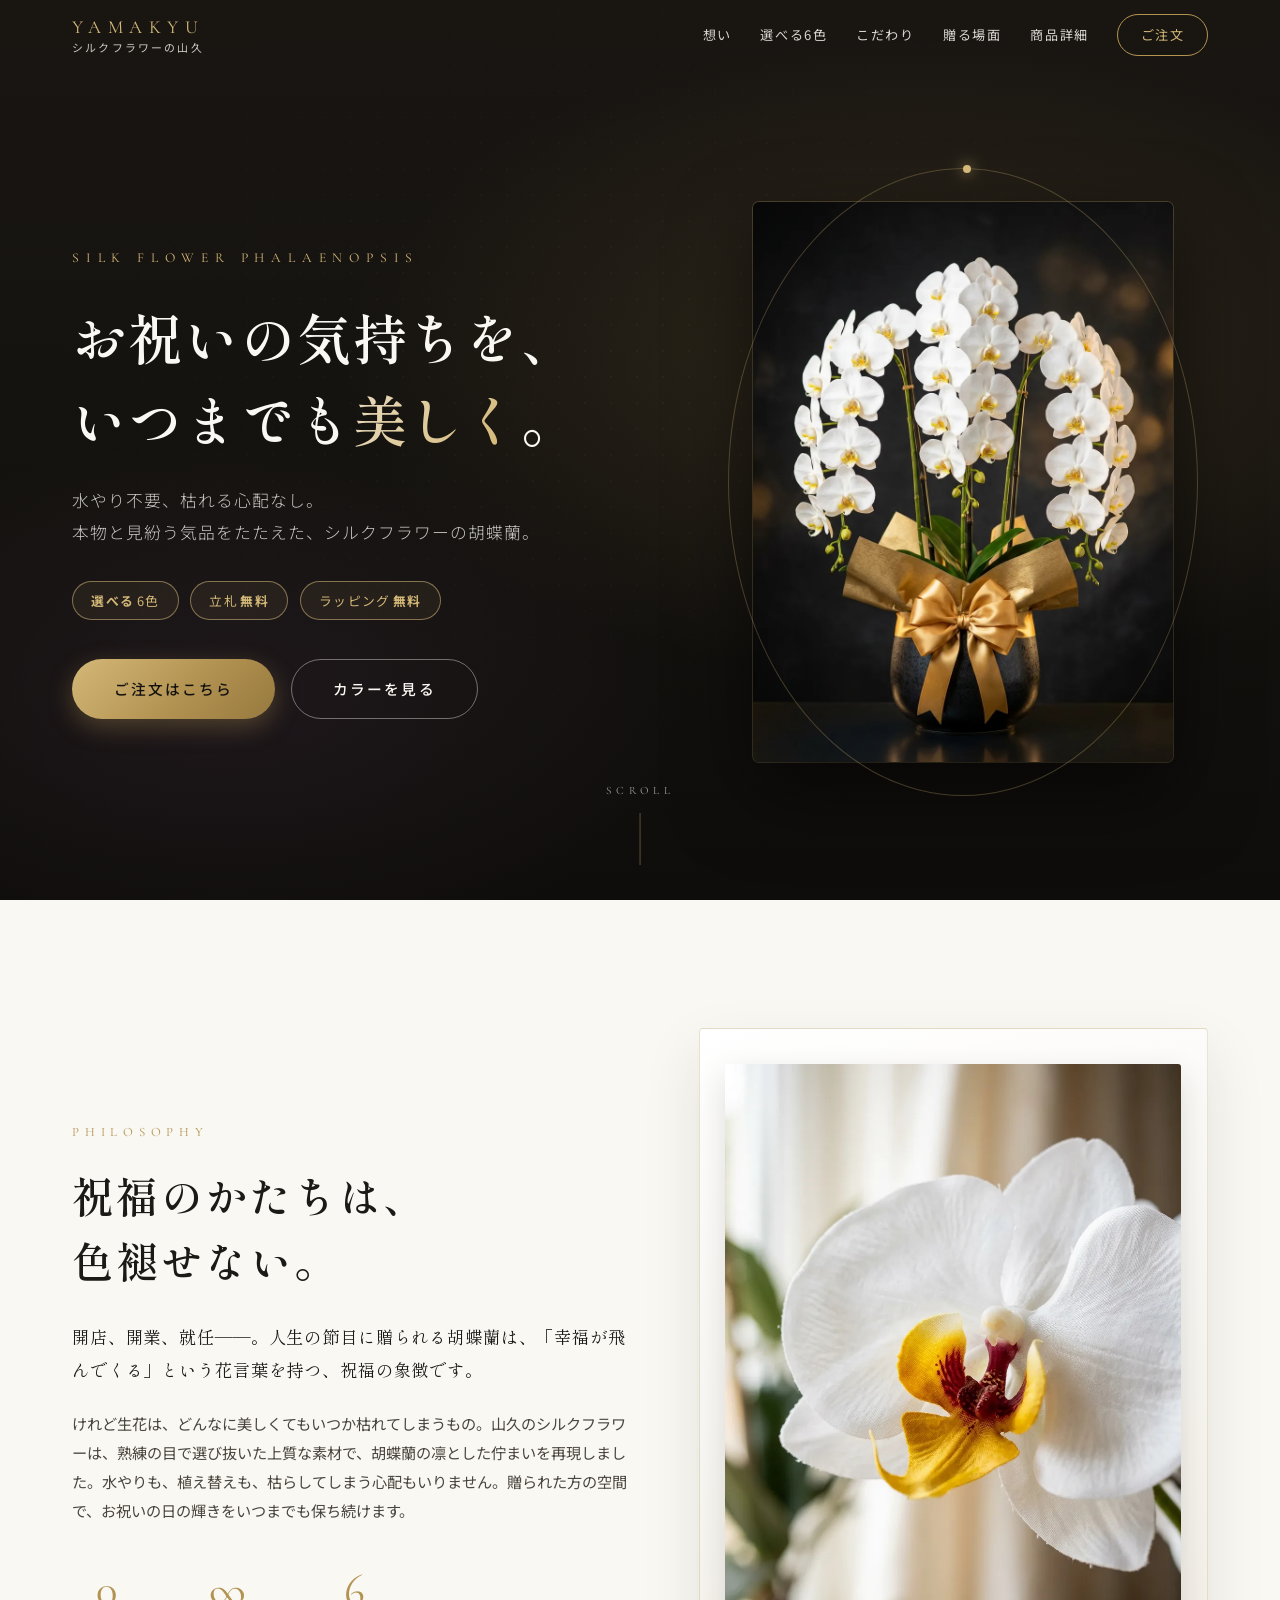
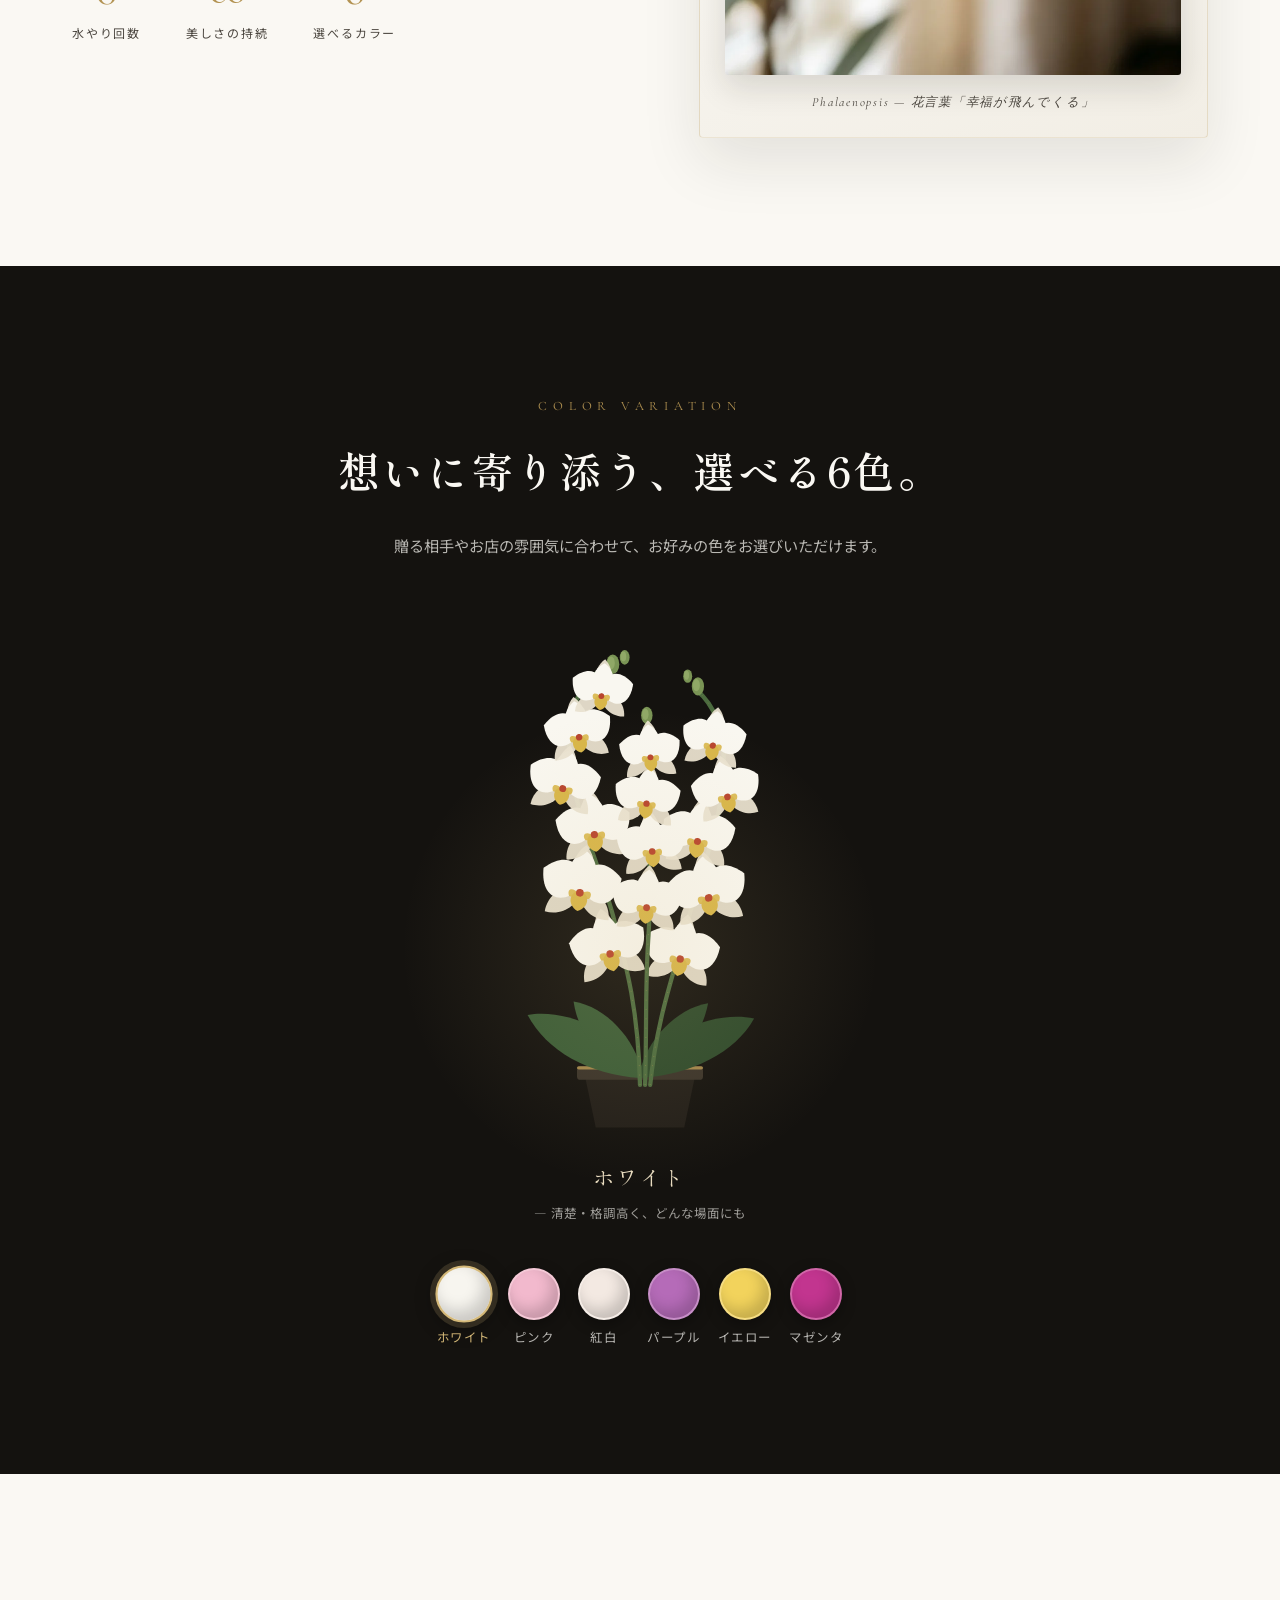
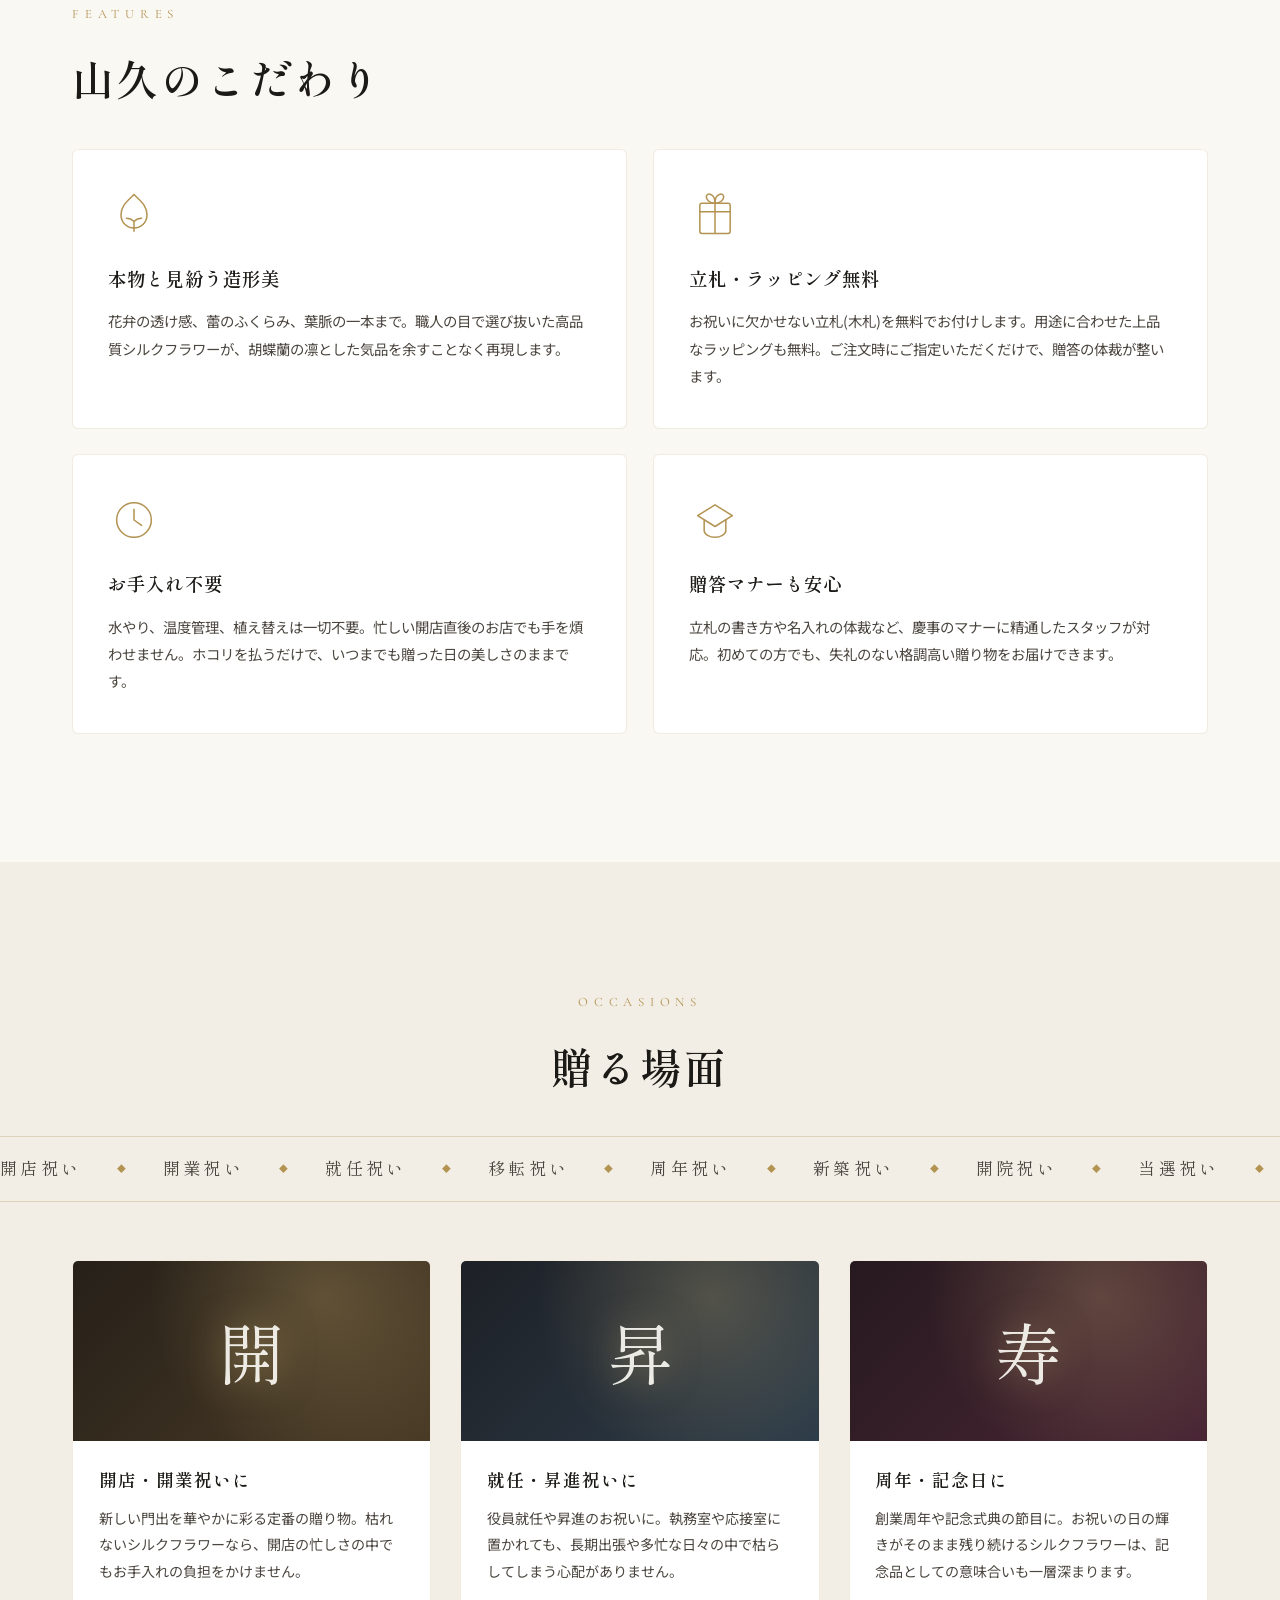
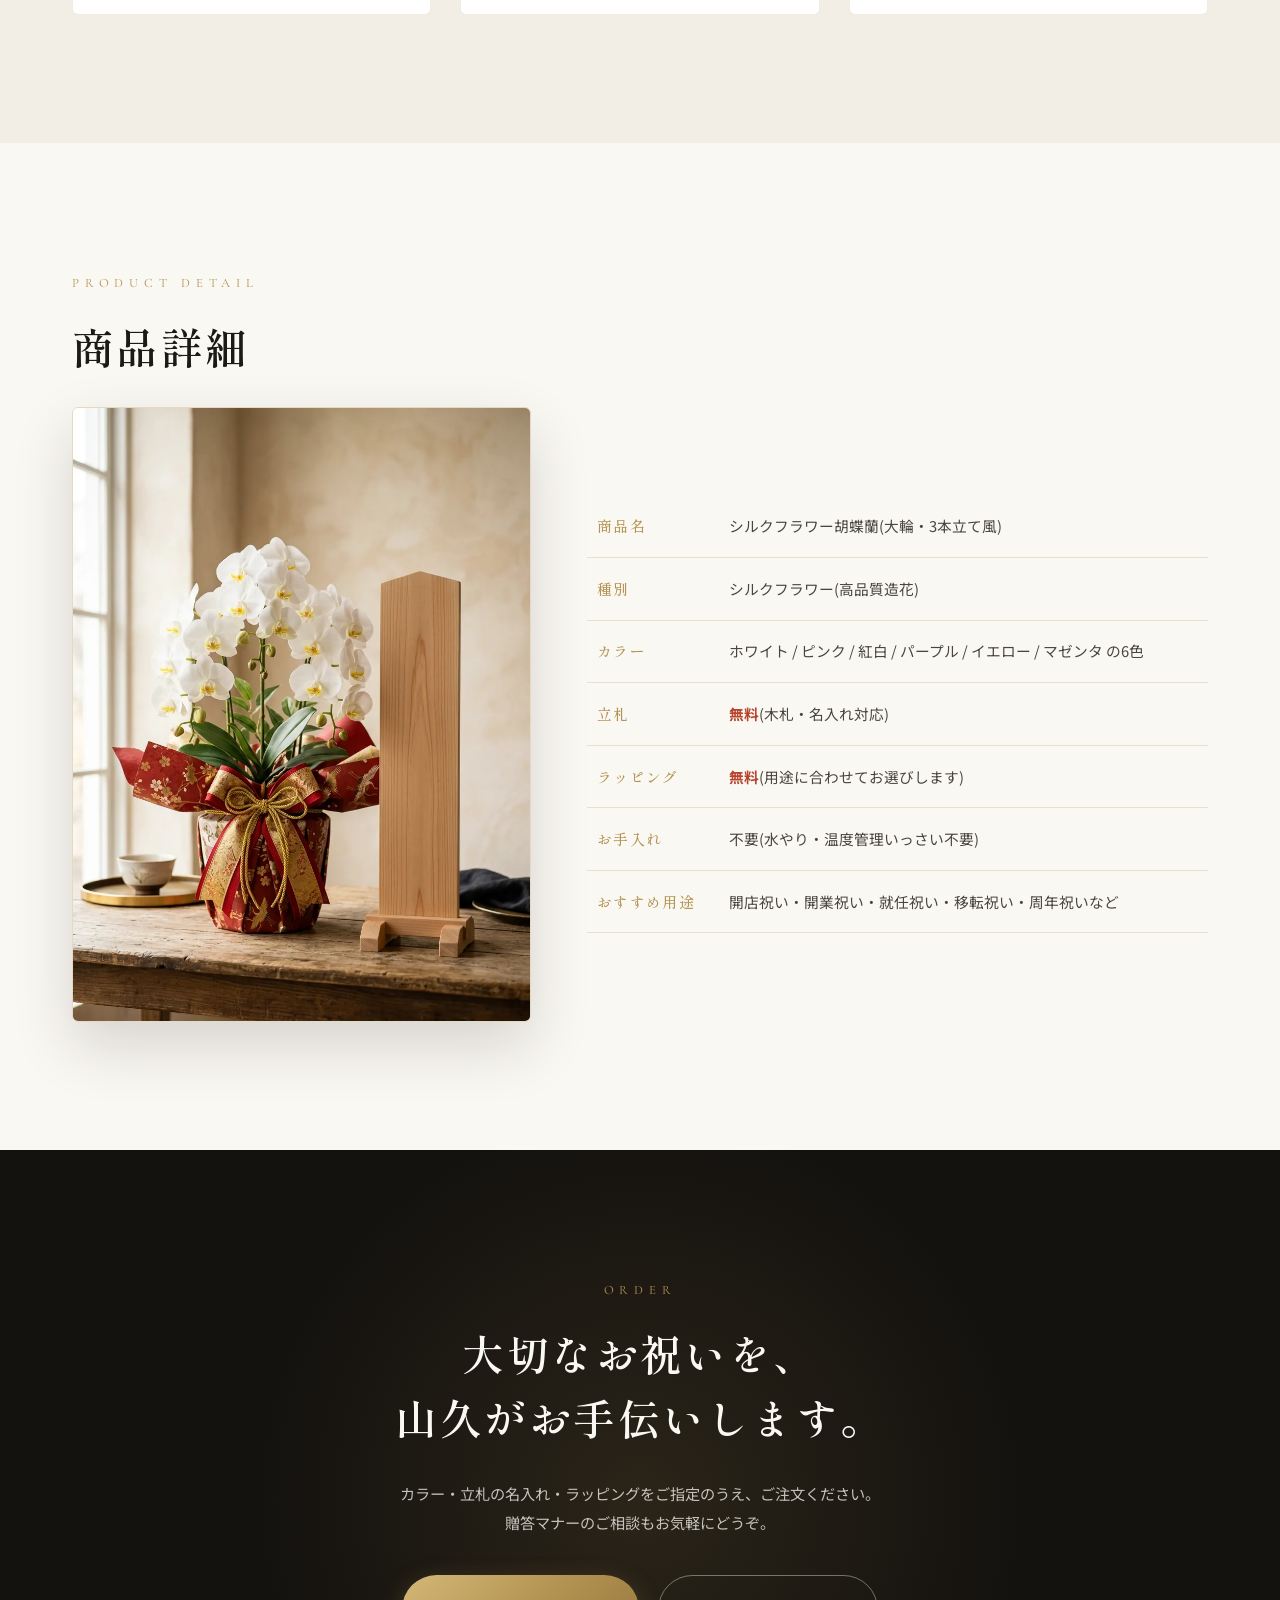
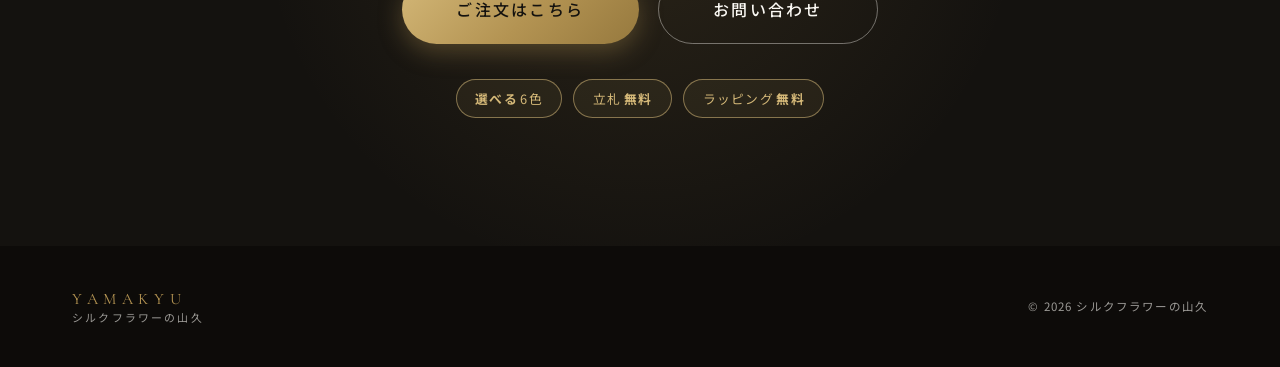
<file: index.html>
<!DOCTYPE html>
<html lang="ja">
<head>
<meta charset="UTF-8">
<meta name="viewport" content="width=device-width, initial-scale=1.0">
<title>シルクフラワーの山久 | 枯れない胡蝶蘭 — 選べる6色・立札/ラッピング無料</title>
<meta name="description" content="お祝いの気持ちを、いつまでも美しく。シルクフラワー(造花)の胡蝶蘭は水やり不要で枯れる心配なし。選べる6色、立札・ラッピング無料。開店祝い・開業祝い・就任祝いに。">
<link rel="preconnect" href="https://fonts.googleapis.com">
<link rel="preconnect" href="https://fonts.gstatic.com" crossorigin>
<link href="https://fonts.googleapis.com/css2?family=Shippori+Mincho:wght@400;500;600;700&family=Noto+Sans+JP:wght@300;400;500;700&family=Cormorant+Garamond:ital,wght@0,400;0,500;1,400&display=swap" rel="stylesheet">
<link rel="stylesheet" href="css/style.css">
<link rel="icon" href="data:image/svg+xml,<svg xmlns='http://www.w3.org/2000/svg' viewBox='0 0 100 100'><text y='.9em' font-size='90'>🌸</text></svg>">
</head>
<body>

<!-- ローディング -->
<div class="loader" id="loader">
  <div class="loader__inner">
    <span class="loader__kanji">祝</span>
    <span class="loader__line"></span>
  </div>
</div>

<!-- ヘッダー -->
<header class="header" id="header">
  <div class="header__inner">
    <a href="#top" class="header__logo">
      <span class="header__logo-en">YAMAKYU</span>
      <span class="header__logo-ja">シルクフラワーの山久</span>
    </a>
    <nav class="header__nav">
      <a href="#about">想い</a>
      <a href="#colors">選べる6色</a>
      <a href="#features">こだわり</a>
      <a href="#scenes">贈る場面</a>
      <a href="#spec">商品詳細</a>
      <a href="#order" class="header__cta">ご注文</a>
    </nav>
    <button class="header__burger" id="burger" aria-label="メニュー">
      <span></span><span></span><span></span>
    </button>
  </div>
</header>

<!-- ヒーロー -->
<section class="hero" id="top">
  <div class="hero__bg"></div>
  <div class="hero__petals" id="petals"></div>
  <div class="hero__inner">
    <div class="hero__text">
      <p class="hero__eyebrow reveal">SILK FLOWER PHALAENOPSIS</p>
      <h1 class="hero__title">
        <span class="hero__title-line"><span>お祝いの気持ちを、</span></span>
        <span class="hero__title-line"><span>いつまでも<em>美しく</em>。</span></span>
      </h1>
      <p class="hero__lead reveal">
        水やり不要、枯れる心配なし。<br>
        本物と見紛う気品をたたえた、シルクフラワーの胡蝶蘭。
      </p>
      <div class="hero__badges reveal">
        <span class="badge"><strong>選べる</strong>6色</span>
        <span class="badge">立札<strong>無料</strong></span>
        <span class="badge">ラッピング<strong>無料</strong></span>
      </div>
      <div class="hero__actions reveal">
        <a href="#order" class="btn btn--gold">ご注文はこちら</a>
        <a href="#colors" class="btn btn--ghost">カラーを見る</a>
      </div>
    </div>
    <div class="hero__visual">
      <div class="hero__orchid-frame">
        <img class="hero__photo" src="assets/hero-orchid.webp" alt="シルクフラワー胡蝶蘭 3本立て(ホワイト)" width="900" height="1206">
        <div class="hero__frame-ring"></div>
      </div>
    </div>
  </div>
  <div class="hero__scroll">
    <span>SCROLL</span>
    <span class="hero__scroll-line"></span>
  </div>
</section>

<!-- 想い -->
<section class="about section" id="about">
  <div class="section__inner">
    <div class="about__grid">
      <div class="about__text">
        <p class="section__eyebrow reveal">PHILOSOPHY</p>
        <h2 class="section__title reveal">祝福のかたちは、<br>色褪せない。</h2>
        <p class="about__lead reveal">
          開店、開業、就任——。人生の節目に贈られる胡蝶蘭は、「幸福が飛んでくる」という花言葉を持つ、祝福の象徴です。
        </p>
        <p class="about__body reveal">
          けれど生花は、どんなに美しくてもいつか枯れてしまうもの。山久のシルクフラワーは、熟練の目で選び抜いた上質な素材で、胡蝶蘭の凛とした佇まいを再現しました。水やりも、植え替えも、枯らしてしまう心配もいりません。贈られた方の空間で、お祝いの日の輝きをいつまでも保ち続けます。
        </p>
        <div class="about__stats reveal">
          <div class="stat">
            <span class="stat__num" data-count="0">0</span>
            <span class="stat__label">水やり回数</span>
          </div>
          <div class="stat">
            <span class="stat__num stat__num--inf">∞</span>
            <span class="stat__label">美しさの持続</span>
          </div>
          <div class="stat">
            <span class="stat__num" data-count="6">0</span>
            <span class="stat__label">選べるカラー</span>
          </div>
        </div>
      </div>
      <div class="about__visual reveal">
        <div class="about__img-frame">
          <img class="about__photo" src="assets/detail-orchid.webp" alt="シルクフラワー胡蝶蘭の花弁クローズアップ" width="900" height="1206" loading="lazy">
          <span class="about__img-caption">Phalaenopsis — 花言葉「幸福が飛んでくる」</span>
        </div>
      </div>
    </div>
  </div>
</section>

<!-- 選べる6色 -->
<section class="colors section section--dark" id="colors">
  <div class="section__inner">
    <p class="section__eyebrow reveal">COLOR VARIATION</p>
    <h2 class="section__title reveal">想いに寄り添う、<br class="sp-only">選べる6色。</h2>
    <p class="colors__lead reveal">贈る相手やお店の雰囲気に合わせて、お好みの色をお選びいただけます。</p>

    <div class="colors__stage reveal">
      <div class="orchid-stage orchid-stage--large" id="colorOrchid"></div>
      <p class="colors__current" id="colorName">ホワイト<small>— 清楚・格調高く、どんな場面にも</small></p>
    </div>

    <div class="colors__picker reveal" id="colorPicker" role="tablist" aria-label="カラー選択">
      <button class="color-chip is-active" data-color="white" style="--chip:#f7f5ef" aria-label="ホワイト"><span></span>ホワイト</button>
      <button class="color-chip" data-color="pink" style="--chip:#f2b9cd" aria-label="ピンク"><span></span>ピンク</button>
      <button class="color-chip" data-color="redlip" style="--chip:#f3e9e2" aria-label="紅白" ><span></span>紅白</button>
      <button class="color-chip" data-color="purple" style="--chip:#b56bb8" aria-label="パープル"><span></span>パープル</button>
      <button class="color-chip" data-color="yellow" style="--chip:#f2d35c" aria-label="イエロー"><span></span>イエロー</button>
      <button class="color-chip" data-color="magenta" style="--chip:#c2358f" aria-label="マゼンタ"><span></span>マゼンタ</button>
    </div>
  </div>
</section>

<!-- こだわり -->
<section class="features section" id="features">
  <div class="section__inner">
    <p class="section__eyebrow reveal">FEATURES</p>
    <h2 class="section__title reveal">山久のこだわり</h2>
    <div class="features__grid">
      <article class="feature reveal">
        <div class="feature__icon">
          <svg viewBox="0 0 48 48" fill="none" stroke="currentColor" stroke-width="1.4"><path d="M24 6c6 6 12 10 12 19a12 12 0 1 1-24 0c0-9 6-13 12-19Z"/><path d="M24 40v-9m0 0c-2-2-5-3-7-3m7 3c2-2 5-3 7-3" stroke-linecap="round"/></svg>
        </div>
        <h3>本物と見紛う造形美</h3>
        <p>花弁の透け感、蕾のふくらみ、葉脈の一本まで。職人の目で選び抜いた高品質シルクフラワーが、胡蝶蘭の凛とした気品を余すことなく再現します。</p>
      </article>
      <article class="feature reveal">
        <div class="feature__icon">
          <svg viewBox="0 0 48 48" fill="none" stroke="currentColor" stroke-width="1.4"><rect x="10" y="14" width="28" height="28" rx="2"/><path d="M10 22h28M24 14v28M24 14c-6 0-8-4-8-6 0-2 2-3 4-2 3 1 4 5 4 8Zm0 0c6 0 8-4 8-6 0-2-2-3-4-2-3 1-4 5-4 8Z" stroke-linecap="round" stroke-linejoin="round"/></svg>
        </div>
        <h3>立札・ラッピング無料</h3>
        <p>お祝いに欠かせない立札(木札)を無料でお付けします。用途に合わせた上品なラッピングも無料。ご注文時にご指定いただくだけで、贈答の体裁が整います。</p>
      </article>
      <article class="feature reveal">
        <div class="feature__icon">
          <svg viewBox="0 0 48 48" fill="none" stroke="currentColor" stroke-width="1.4"><circle cx="24" cy="24" r="16"/><path d="M24 14v10l7 5" stroke-linecap="round" stroke-linejoin="round"/></svg>
        </div>
        <h3>お手入れ不要</h3>
        <p>水やり、温度管理、植え替えは一切不要。忙しい開店直後のお店でも手を煩わせません。ホコリを払うだけで、いつまでも贈った日の美しさのままです。</p>
      </article>
      <article class="feature reveal">
        <div class="feature__icon">
          <svg viewBox="0 0 48 48" fill="none" stroke="currentColor" stroke-width="1.4"><path d="M8 20l16-10 16 10-16 10L8 20Z" stroke-linejoin="round"/><path d="M14 24v10c0 3 5 6 10 6s10-3 10-6V24" stroke-linecap="round"/></svg>
        </div>
        <h3>贈答マナーも安心</h3>
        <p>立札の書き方や名入れの体裁など、慶事のマナーに精通したスタッフが対応。初めての方でも、失礼のない格調高い贈り物をお届けできます。</p>
      </article>
    </div>
  </div>
</section>

<!-- 贈る場面 -->
<section class="scenes section section--ivory" id="scenes">
  <div class="section__inner">
    <p class="section__eyebrow reveal">OCCASIONS</p>
    <h2 class="section__title reveal">贈る場面</h2>
  </div>
  <div class="scenes__marquee" aria-hidden="true">
    <div class="scenes__track">
      <span>開店祝い</span><span>◆</span><span>開業祝い</span><span>◆</span><span>就任祝い</span><span>◆</span><span>移転祝い</span><span>◆</span><span>周年祝い</span><span>◆</span><span>新築祝い</span><span>◆</span><span>開院祝い</span><span>◆</span><span>当選祝い</span><span>◆</span>
      <span>開店祝い</span><span>◆</span><span>開業祝い</span><span>◆</span><span>就任祝い</span><span>◆</span><span>移転祝い</span><span>◆</span><span>周年祝い</span><span>◆</span><span>新築祝い</span><span>◆</span><span>開院祝い</span><span>◆</span><span>当選祝い</span><span>◆</span>
    </div>
  </div>
  <div class="section__inner">
    <div class="scenes__grid">
      <article class="scene reveal">
        <div class="scene__visual scene__visual--a"><span class="scene__kanji">開</span></div>
        <h3>開店・開業祝いに</h3>
        <p>新しい門出を華やかに彩る定番の贈り物。枯れないシルクフラワーなら、開店の忙しさの中でもお手入れの負担をかけません。</p>
      </article>
      <article class="scene reveal">
        <div class="scene__visual scene__visual--b"><span class="scene__kanji">昇</span></div>
        <h3>就任・昇進祝いに</h3>
        <p>役員就任や昇進のお祝いに。執務室や応接室に置かれても、長期出張や多忙な日々の中で枯らしてしまう心配がありません。</p>
      </article>
      <article class="scene reveal">
        <div class="scene__visual scene__visual--c"><span class="scene__kanji">寿</span></div>
        <h3>周年・記念日に</h3>
        <p>創業周年や記念式典の節目に。お祝いの日の輝きがそのまま残り続けるシルクフラワーは、記念品としての意味合いも一層深まります。</p>
      </article>
    </div>
  </div>
</section>

<!-- 商品詳細 -->
<section class="spec section" id="spec">
  <div class="section__inner">
    <p class="section__eyebrow reveal">PRODUCT DETAIL</p>
    <h2 class="section__title reveal">商品詳細</h2>
    <div class="spec__grid">
      <div class="spec__visual reveal">
        <img class="spec__photo" src="assets/gift-orchid.webp" alt="ラッピングと立札付きの胡蝶蘭ギフト" width="900" height="1206" loading="lazy">
      </div>
      <table class="spec__table reveal">
        <tbody>
          <tr><th>商品名</th><td>シルクフラワー胡蝶蘭(大輪・3本立て風)</td></tr>
          <tr><th>種別</th><td>シルクフラワー(高品質造花)</td></tr>
          <tr><th>カラー</th><td>ホワイト / ピンク / 紅白 / パープル / イエロー / マゼンタ の6色</td></tr>
          <tr><th>立札</th><td><em>無料</em>(木札・名入れ対応)</td></tr>
          <tr><th>ラッピング</th><td><em>無料</em>(用途に合わせてお選びします)</td></tr>
          <tr><th>お手入れ</th><td>不要(水やり・温度管理いっさい不要)</td></tr>
          <tr><th>おすすめ用途</th><td>開店祝い・開業祝い・就任祝い・移転祝い・周年祝いなど</td></tr>
        </tbody>
      </table>
    </div>
  </div>
</section>

<!-- ご注文 -->
<section class="order section section--dark" id="order">
  <div class="order__glow"></div>
  <div class="section__inner order__inner">
    <p class="section__eyebrow reveal">ORDER</p>
    <h2 class="section__title reveal">大切なお祝いを、<br>山久がお手伝いします。</h2>
    <p class="order__lead reveal">
      カラー・立札の名入れ・ラッピングをご指定のうえ、ご注文ください。<br>
      贈答マナーのご相談もお気軽にどうぞ。
    </p>
    <div class="order__actions reveal">
      <a href="#" class="btn btn--gold btn--large">ご注文はこちら</a>
      <a href="#" class="btn btn--ghost btn--large">お問い合わせ</a>
    </div>
    <div class="hero__badges order__badges reveal">
      <span class="badge"><strong>選べる</strong>6色</span>
      <span class="badge">立札<strong>無料</strong></span>
      <span class="badge">ラッピング<strong>無料</strong></span>
    </div>
  </div>
</section>

<!-- フッター -->
<footer class="footer">
  <div class="footer__inner">
    <div class="footer__brand">
      <span class="footer__logo-en">YAMAKYU</span>
      <span class="footer__logo-ja">シルクフラワーの山久</span>
    </div>
    <p class="footer__copy">&copy; 2026 シルクフラワーの山久</p>
  </div>
</footer>

<script src="js/main.js"></script>
</body>
</html>
</file>
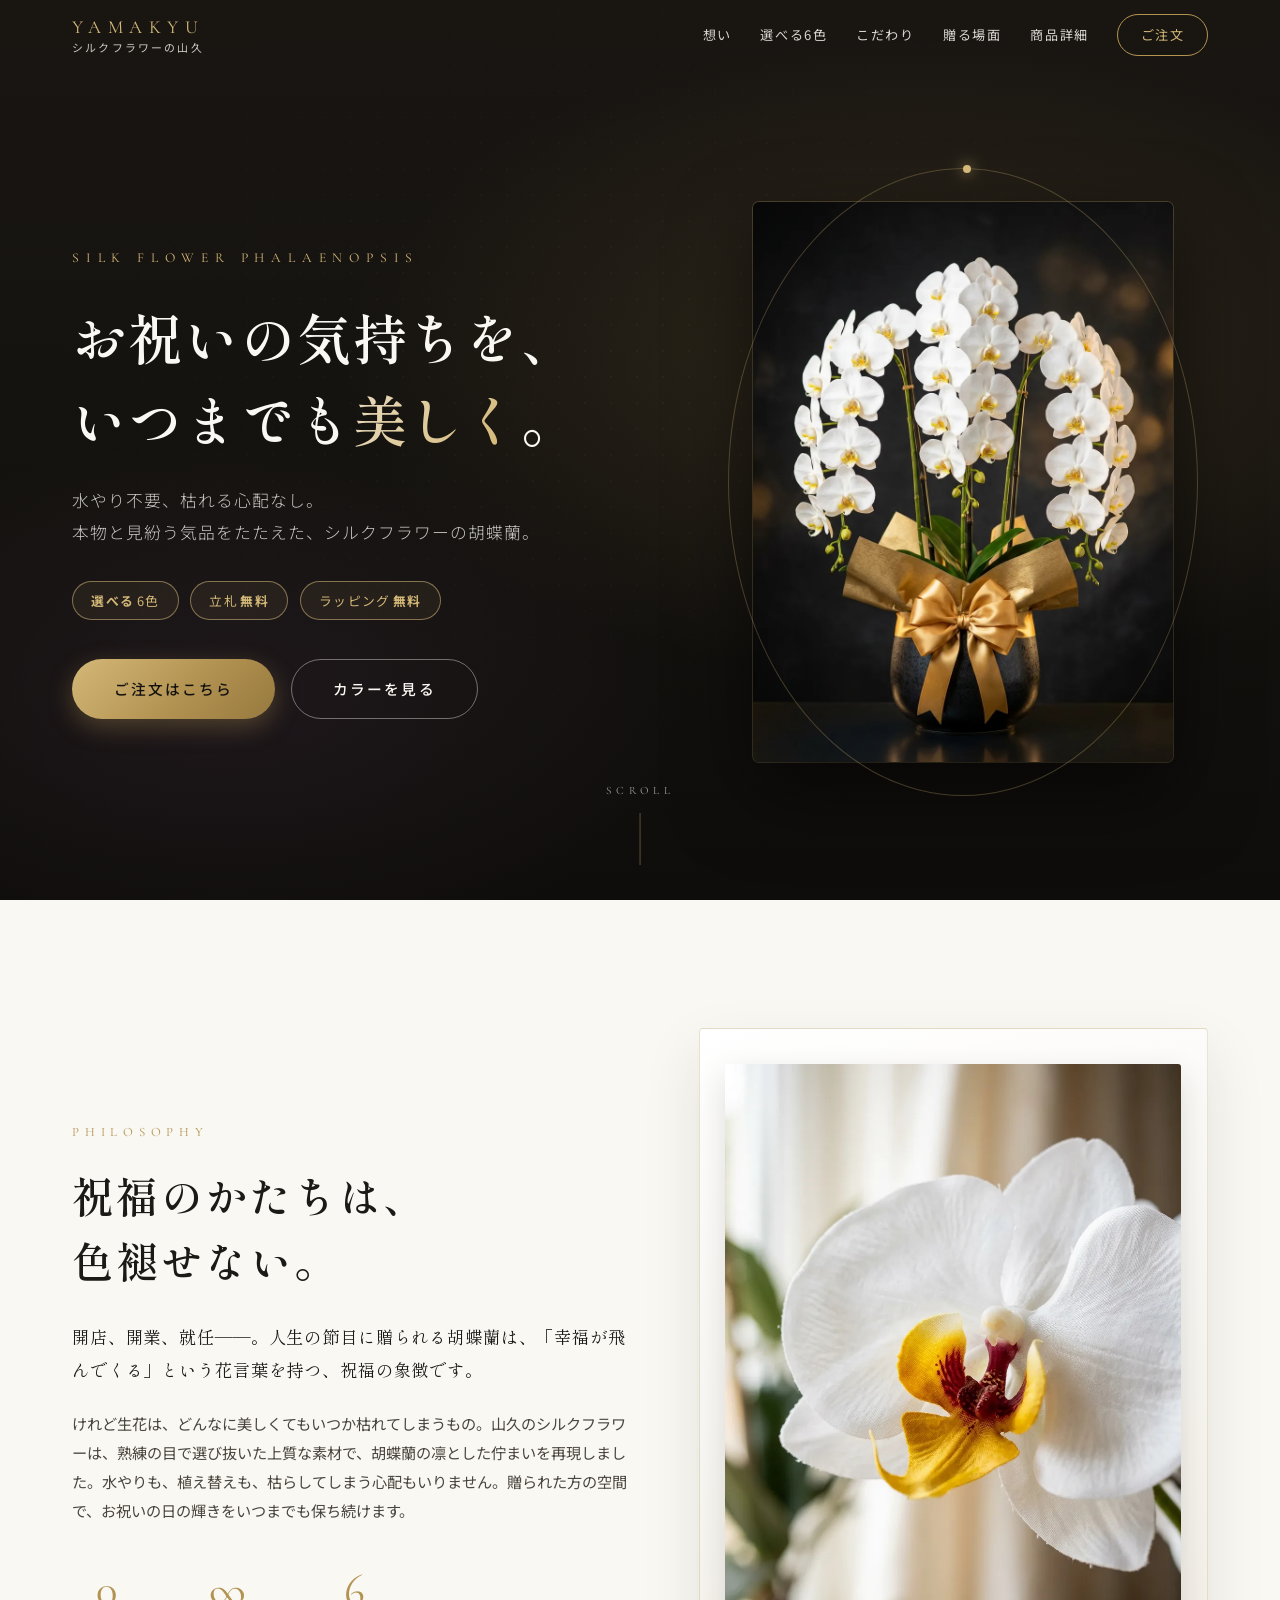
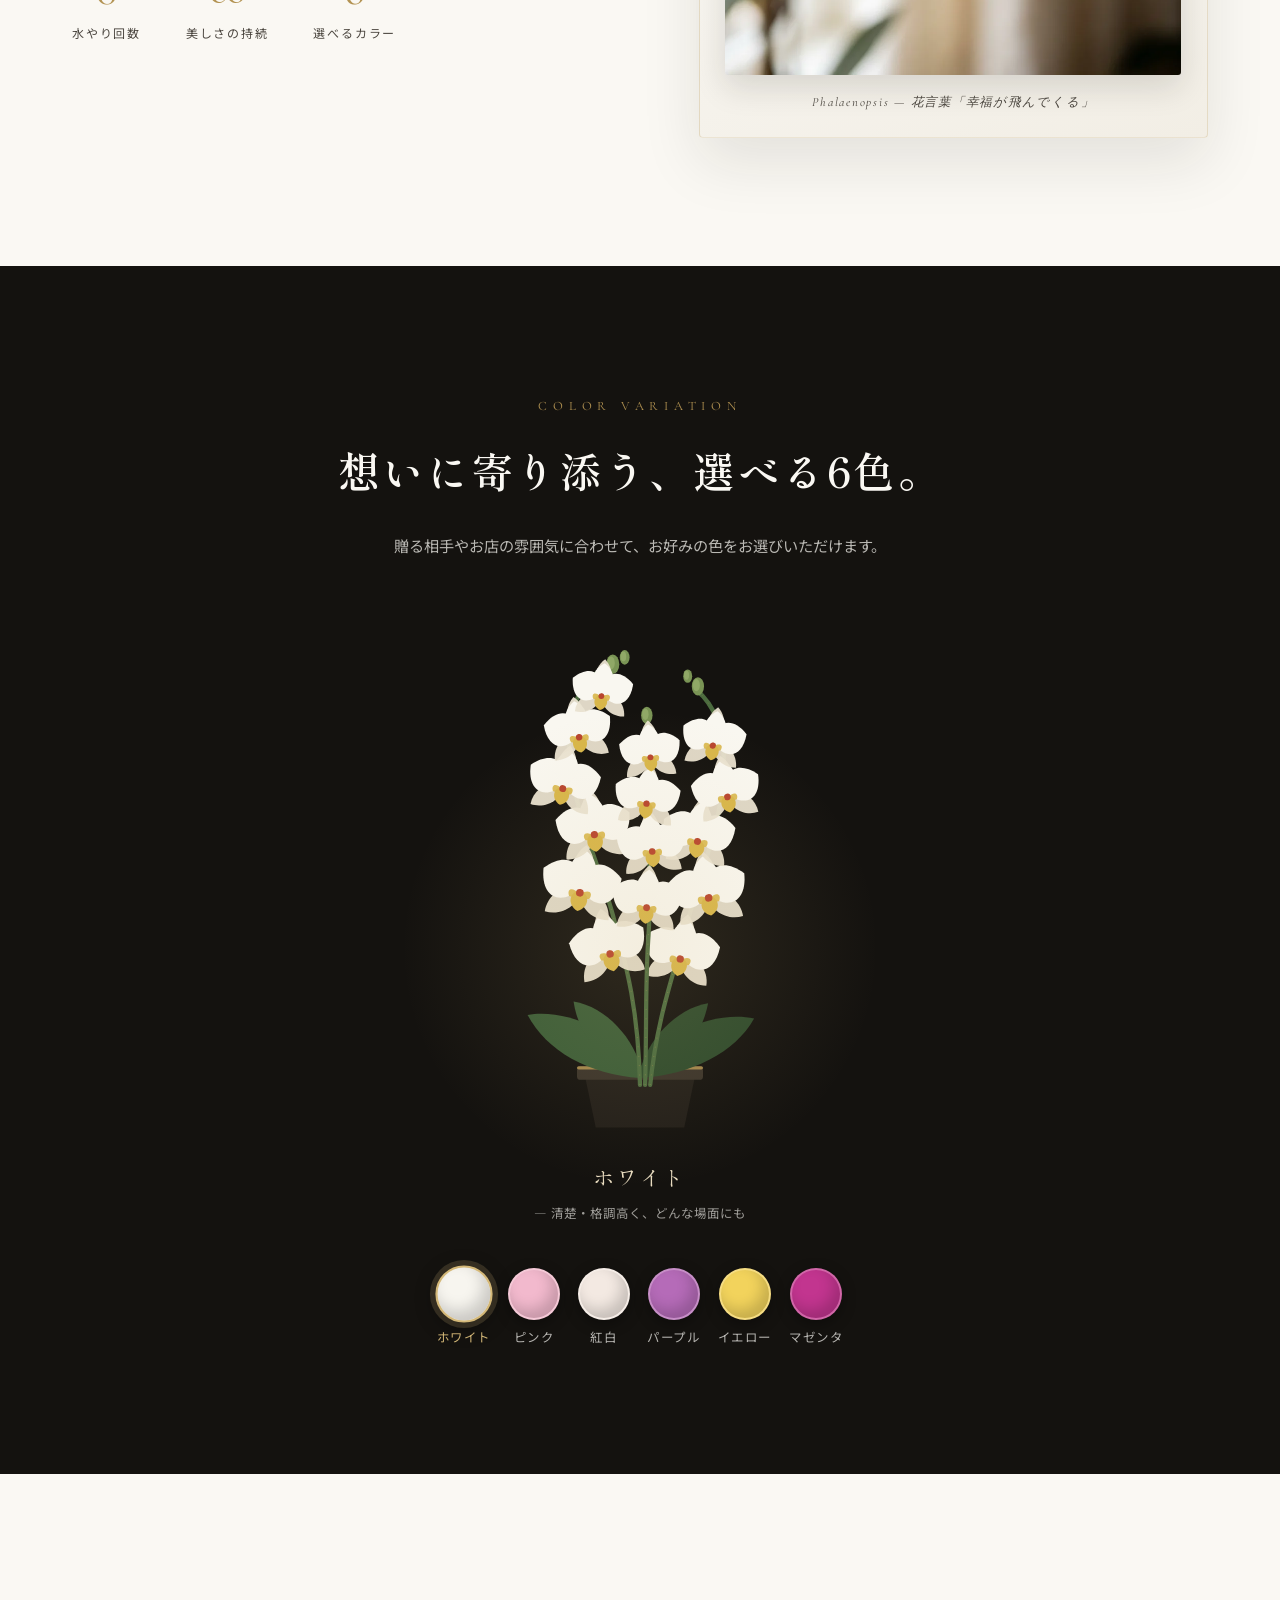
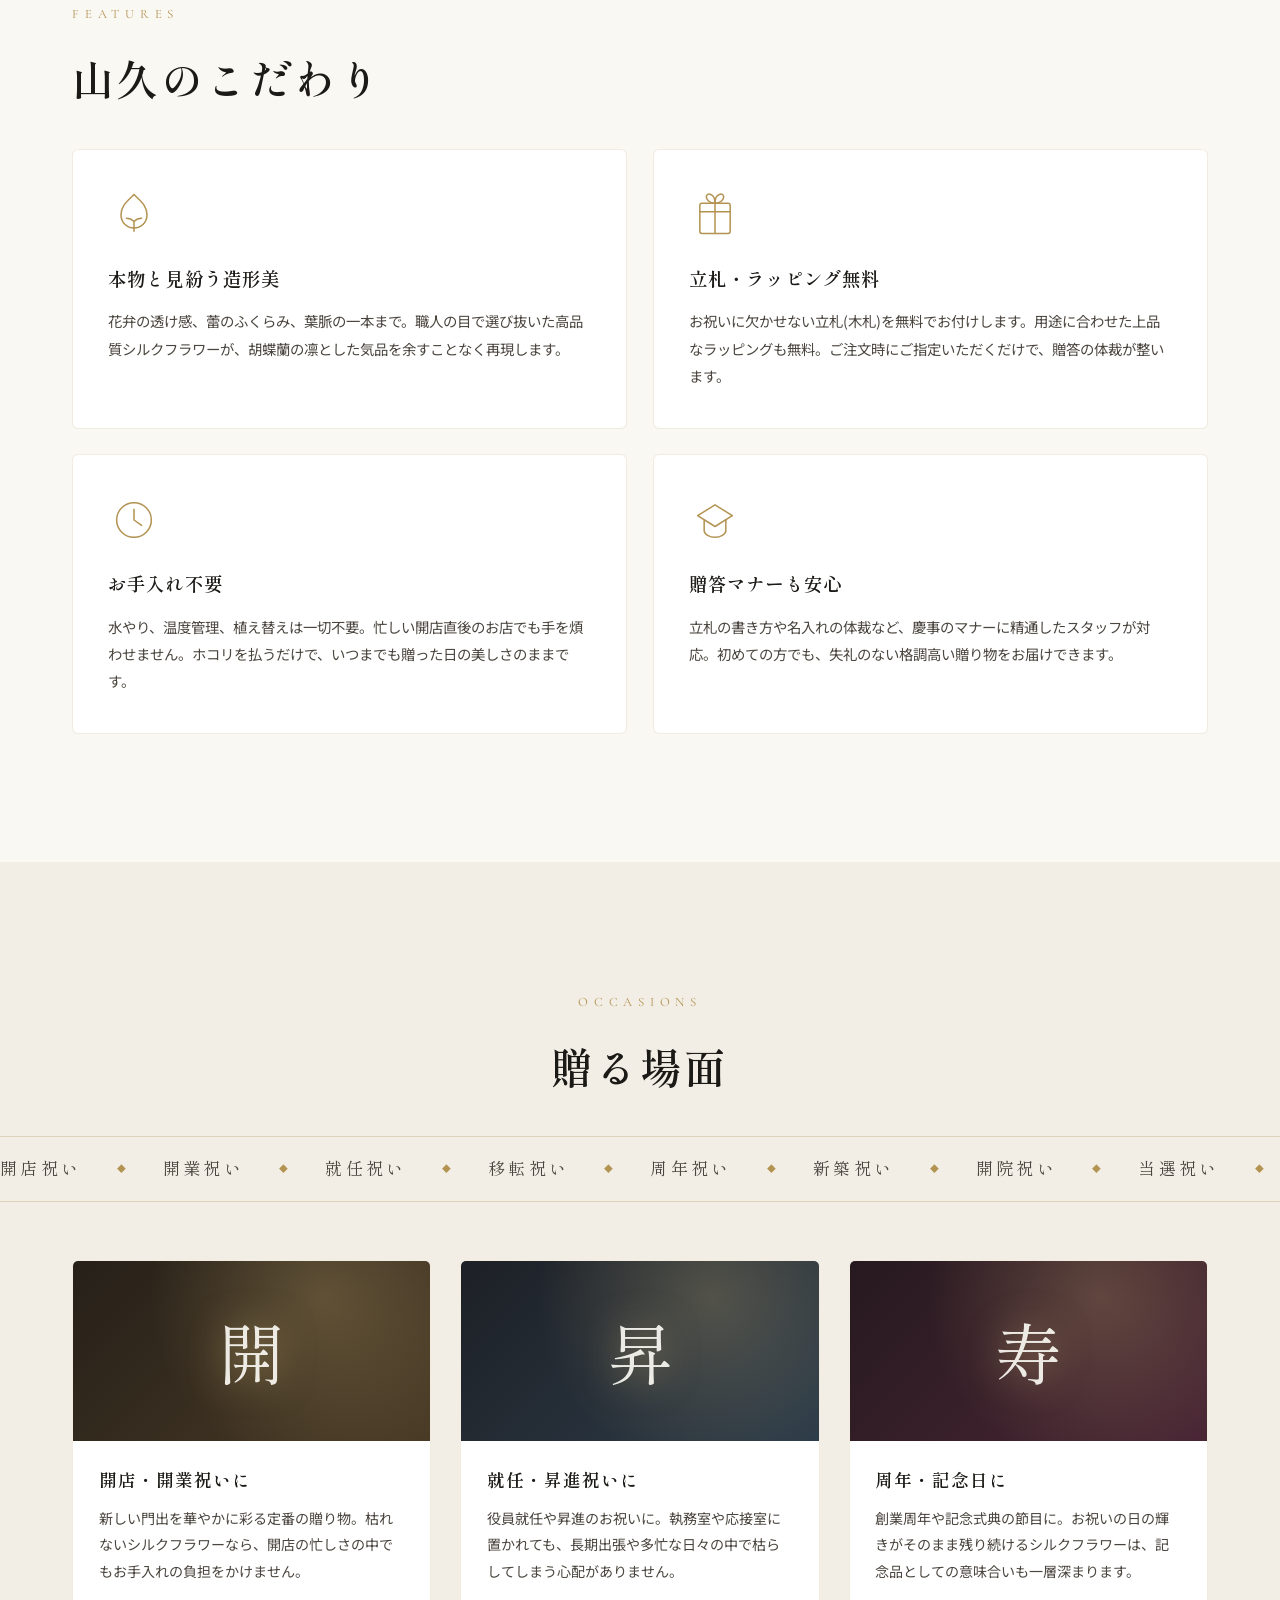
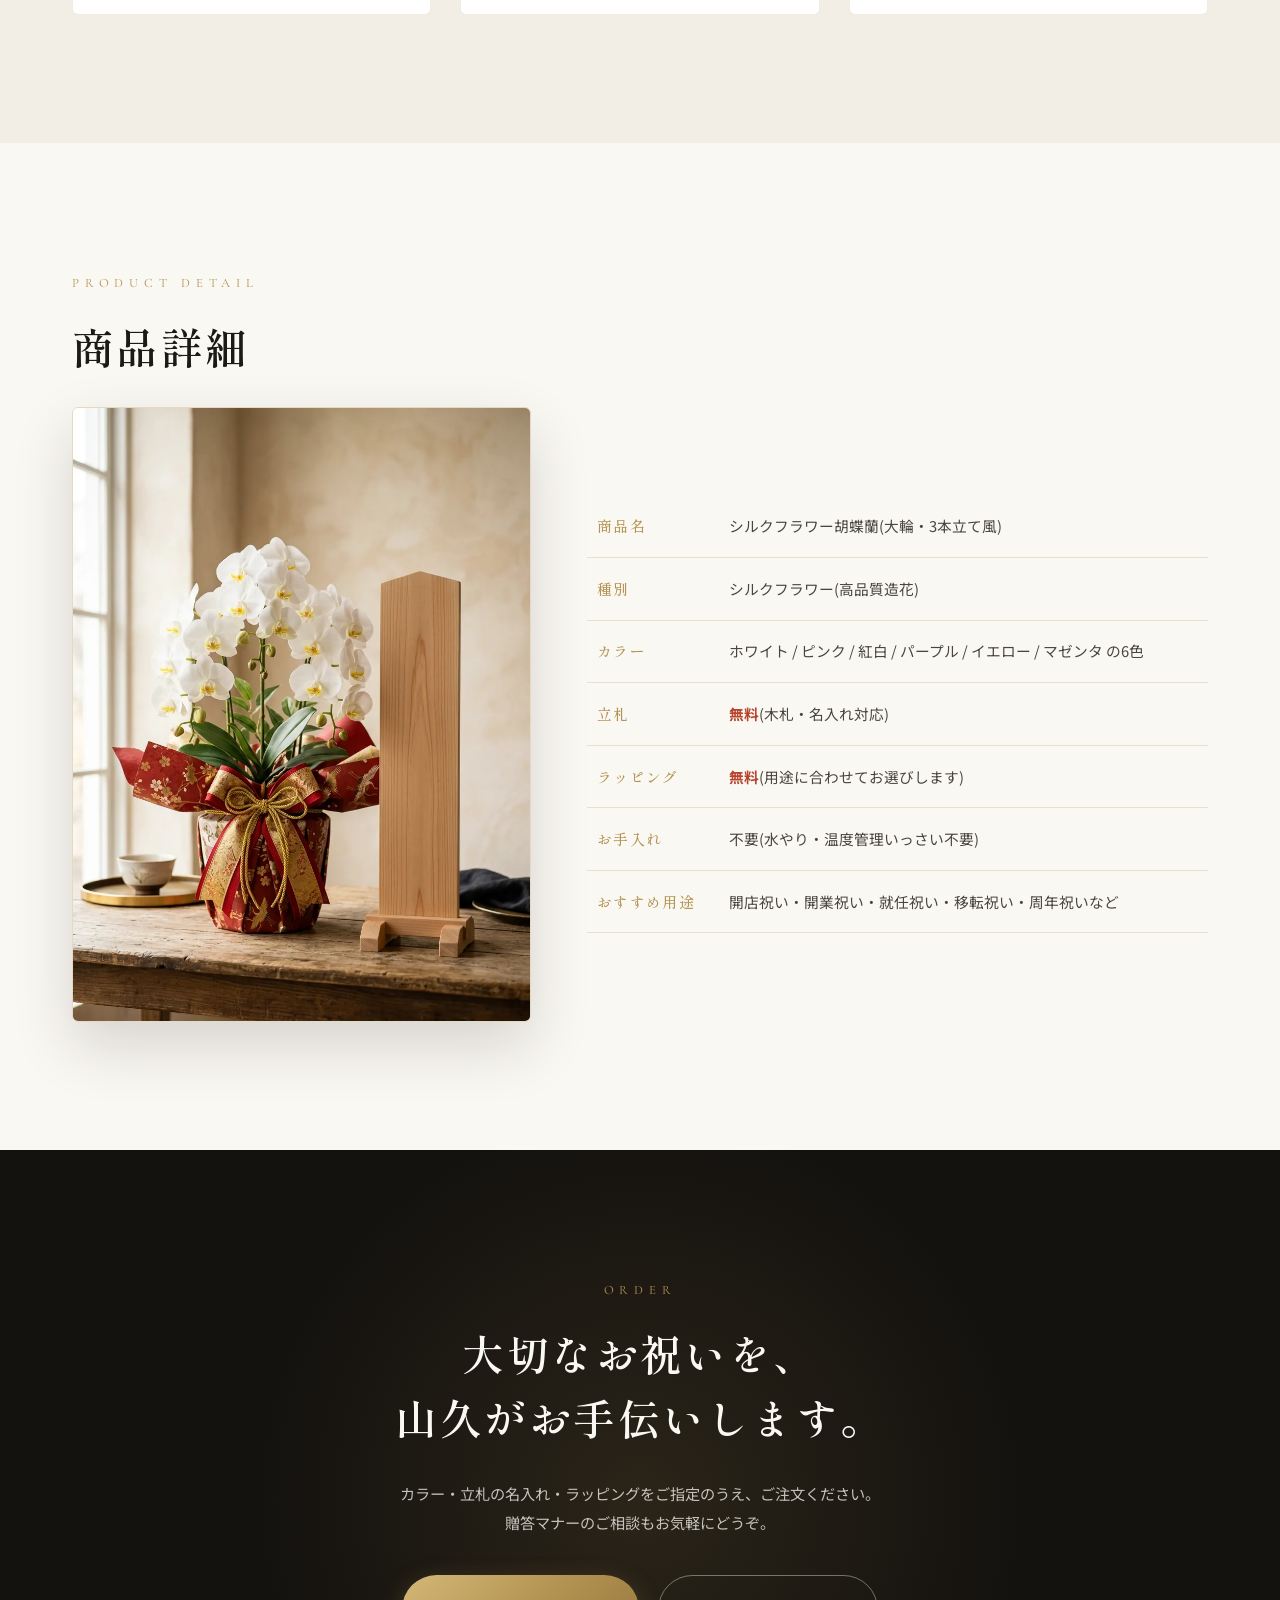
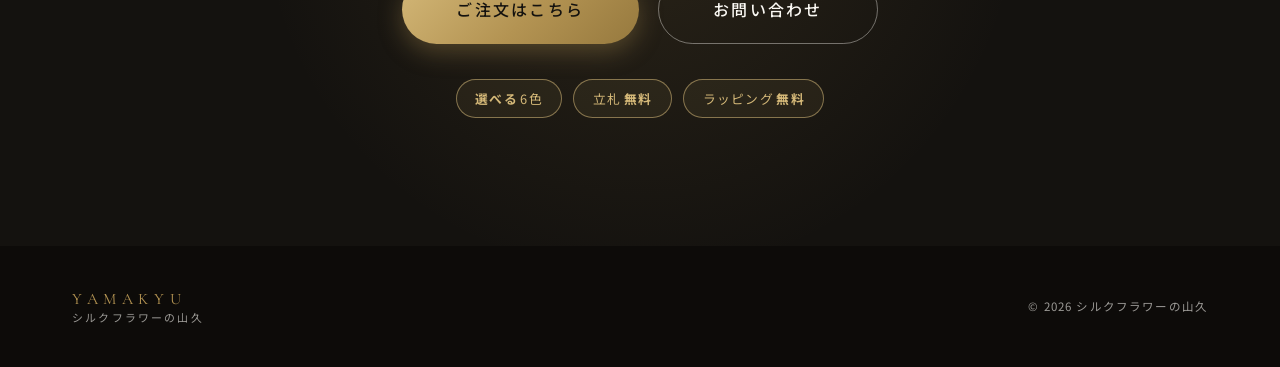
<file: yamakyu-kochoran.html>
<!DOCTYPE html>
<html lang="ja">
<head>
<meta charset="UTF-8">
<meta name="viewport" content="width=device-width, initial-scale=1.0">
<title>シルクフラワーの山久 | 枯れない胡蝶蘭 — 選べる6色・立札/ラッピング無料</title>
<meta name="description" content="お祝いの気持ちを、いつまでも美しく。シルクフラワー(造花)の胡蝶蘭は水やり不要で枯れる心配なし。選べる6色、立札・ラッピング無料。開店祝い・開業祝い・就任祝いに。">
<link rel="preconnect" href="https://fonts.googleapis.com">
<link rel="preconnect" href="https://fonts.gstatic.com" crossorigin>
<link href="https://fonts.googleapis.com/css2?family=Shippori+Mincho:wght@400;500;600;700&family=Noto+Sans+JP:wght@300;400;500;700&family=Cormorant+Garamond:ital,wght@0,400;0,500;1,400&display=swap" rel="stylesheet">
<style>
/* ============================================================
   シルクフラワーの山久 — 胡蝶蘭 LP
   ============================================================ */
:root {
  --ink: #1c1a17;
  --ink-soft: #4a453e;
  --ivory: #faf8f3;
  --ivory-deep: #f2eee5;
  --gold: #b39352;
  --gold-bright: #d4b878;
  --gold-pale: #e9dcc0;
  --dark: #14120f;
  --dark-2: #1e1b16;
  --white: #ffffff;

  /* 胡蝶蘭のカラー(JSで切替) */
  --petal-main: #f9f7f0;
  --petal-edge: #eee9db;
  --petal-lip: #d8b64a;
  --petal-center: #b8452e;

  --font-serif: "Shippori Mincho", "Hiragino Mincho ProN", serif;
  --font-sans: "Noto Sans JP", "Hiragino Kaku Gothic ProN", sans-serif;
  --font-en: "Cormorant Garamond", serif;

  --ease-out: cubic-bezier(0.22, 1, 0.36, 1);
  --ease-smooth: cubic-bezier(0.65, 0, 0.35, 1);
}

* { margin: 0; padding: 0; box-sizing: border-box; }

html { scroll-behavior: smooth; }

body {
  font-family: var(--font-sans);
  color: var(--ink);
  background: var(--ivory);
  line-height: 1.9;
  font-weight: 400;
  overflow-x: hidden;
  -webkit-font-smoothing: antialiased;
}

img, svg { max-width: 100%; display: block; }
a { color: inherit; text-decoration: none; }
button { font-family: inherit; cursor: pointer; border: none; background: none; }

.sp-only { display: none; }

/* ------------------------------------------------------------
   Loader
------------------------------------------------------------ */
.loader {
  position: fixed; inset: 0; z-index: 1000;
  background: var(--dark);
  display: flex; align-items: center; justify-content: center;
  transition: opacity 0.9s var(--ease-smooth), visibility 0.9s;
}
.loader.is-done { opacity: 0; visibility: hidden; pointer-events: none; }
.loader__inner { text-align: center; }
.loader__kanji {
  font-family: var(--font-serif);
  font-size: clamp(3rem, 8vw, 5rem);
  color: var(--gold-bright);
  display: block;
  opacity: 0;
  animation: loaderKanji 1.4s var(--ease-out) 0.15s forwards;
}
.loader__line {
  display: block; width: 0; height: 1px; margin: 1.2rem auto 0;
  background: linear-gradient(90deg, transparent, var(--gold), transparent);
  animation: loaderLine 1.2s var(--ease-smooth) 0.4s forwards;
}
@keyframes loaderKanji {
  from { opacity: 0; transform: translateY(16px) scale(0.96); filter: blur(6px); }
  to   { opacity: 1; transform: none; filter: none; }
}
@keyframes loaderLine { to { width: 120px; } }

/* ------------------------------------------------------------
   Header
------------------------------------------------------------ */
.header {
  position: fixed; top: 0; left: 0; right: 0; z-index: 100;
  transition: background 0.5s, box-shadow 0.5s, transform 0.5s var(--ease-smooth);
  transform: translateY(-100%);
}
.header.is-visible { transform: none; }
.header.is-scrolled {
  background: rgba(20, 18, 15, 0.82);
  backdrop-filter: blur(14px);
  -webkit-backdrop-filter: blur(14px);
  box-shadow: 0 1px 0 rgba(212, 184, 120, 0.18);
}
.header__inner {
  max-width: 1200px; margin: 0 auto; padding: 0.9rem 2rem;
  display: flex; align-items: center; justify-content: space-between;
}
.header__logo { display: flex; flex-direction: column; line-height: 1.3; }
.header__logo-en {
  font-family: var(--font-en); font-size: 1.15rem; letter-spacing: 0.35em;
  color: var(--gold-bright);
}
.header__logo-ja { font-size: 0.68rem; letter-spacing: 0.2em; color: rgba(250, 248, 243, 0.8); }
.header__nav { display: flex; align-items: center; gap: 1.8rem; }
.header__nav a {
  font-size: 0.82rem; letter-spacing: 0.12em; color: rgba(250, 248, 243, 0.85);
  position: relative; padding: 0.3rem 0;
  transition: color 0.3s;
}
.header__nav a::after {
  content: ""; position: absolute; left: 0; bottom: 0; width: 100%; height: 1px;
  background: var(--gold-bright);
  transform: scaleX(0); transform-origin: right;
  transition: transform 0.4s var(--ease-smooth);
}
.header__nav a:hover { color: var(--gold-bright); }
.header__nav a:hover::after { transform: scaleX(1); transform-origin: left; }
.header__nav .header__cta {
  border: 1px solid var(--gold); border-radius: 999px;
  padding: 0.45rem 1.4rem; color: var(--gold-bright);
  transition: background 0.35s, color 0.35s;
}
.header__nav .header__cta::after { display: none; }
.header__nav .header__cta:hover { background: var(--gold); color: var(--dark); }
.header__burger { display: none; }

/* ------------------------------------------------------------
   共通
------------------------------------------------------------ */
.section { padding: clamp(5rem, 10vw, 8.5rem) 0; position: relative; }
.section__inner { max-width: 1200px; margin: 0 auto; padding: 0 2rem; }
.section__eyebrow {
  font-family: var(--font-en); font-size: 0.8rem; letter-spacing: 0.45em;
  color: var(--gold); margin-bottom: 1.2rem;
}
.section__title {
  font-family: var(--font-serif); font-weight: 600;
  font-size: clamp(1.7rem, 4vw, 2.6rem);
  line-height: 1.55; letter-spacing: 0.06em;
  margin-bottom: 1.8rem;
}
.section--dark { background: var(--dark); color: var(--ivory); }
.section--dark .section__title { color: var(--ivory); }
.section--ivory { background: var(--ivory-deep); }

.btn {
  display: inline-flex; align-items: center; justify-content: center;
  padding: 0.95rem 2.6rem; border-radius: 999px;
  font-size: 0.92rem; letter-spacing: 0.14em; font-weight: 500;
  position: relative; overflow: hidden;
  transition: transform 0.35s var(--ease-out), box-shadow 0.35s, color 0.35s, background 0.35s, border-color 0.35s;
}
.btn--gold {
  background: linear-gradient(135deg, var(--gold-bright), var(--gold) 55%, #96793e);
  color: var(--dark);
  box-shadow: 0 8px 24px rgba(179, 147, 82, 0.35);
}
.btn--gold::before {
  content: ""; position: absolute; inset: 0;
  background: linear-gradient(110deg, transparent 30%, rgba(255,255,255,0.55) 50%, transparent 70%);
  transform: translateX(-120%);
  transition: transform 0.7s var(--ease-smooth);
}
.btn--gold:hover { transform: translateY(-3px); box-shadow: 0 14px 32px rgba(179, 147, 82, 0.5); }
.btn--gold:hover::before { transform: translateX(120%); }
.btn--ghost {
  border: 1px solid currentColor; color: inherit;
}
.btn--ghost:hover { background: rgba(179, 147, 82, 0.12); border-color: var(--gold); color: var(--gold); transform: translateY(-3px); }
.hero .btn--ghost, .order .btn--ghost { color: var(--ivory); border-color: rgba(250,248,243,0.4); }
.hero .btn--ghost:hover, .order .btn--ghost:hover { color: var(--gold-bright); border-color: var(--gold-bright); background: rgba(212,184,120,0.08); }
.btn--large { padding: 1.15rem 3.4rem; font-size: 1rem; }

.badge {
  display: inline-flex; align-items: center; gap: 0.2em;
  border: 1px solid rgba(212, 184, 120, 0.55);
  color: var(--gold-bright);
  border-radius: 999px; padding: 0.4rem 1.15rem;
  font-size: 0.8rem; letter-spacing: 0.1em;
  background: rgba(212, 184, 120, 0.07);
}
.badge strong { font-weight: 700; }

/* スクロール連動リビール */
.reveal {
  opacity: 0; transform: translateY(34px);
  transition: opacity 1s var(--ease-out), transform 1s var(--ease-out);
}
.reveal.is-inview { opacity: 1; transform: none; }

/* ------------------------------------------------------------
   Hero
------------------------------------------------------------ */
.hero {
  min-height: 100svh;
  display: flex; flex-direction: column; justify-content: center;
  position: relative;
  background: var(--dark);
  color: var(--ivory);
  overflow: hidden;
}
.hero__bg {
  position: absolute; inset: 0;
  background:
    radial-gradient(ellipse 70% 55% at 72% 40%, rgba(179, 147, 82, 0.16), transparent 65%),
    radial-gradient(ellipse 55% 45% at 18% 78%, rgba(120, 82, 130, 0.12), transparent 65%),
    linear-gradient(180deg, #191612, var(--dark) 55%, #0f0d0b);
}
.hero__bg::after {
  content: ""; position: absolute; inset: 0;
  background-image: radial-gradient(rgba(212,184,120,0.05) 1px, transparent 1px);
  background-size: 26px 26px;
  mask-image: radial-gradient(ellipse 80% 70% at 50% 40%, #000, transparent 75%);
  -webkit-mask-image: radial-gradient(ellipse 80% 70% at 50% 40%, #000, transparent 75%);
}
.hero__inner {
  position: relative; z-index: 2;
  max-width: 1200px; margin: 0 auto; padding: 8rem 2rem 4rem;
  display: grid; grid-template-columns: 1.1fr 0.9fr; gap: 3rem; align-items: center;
  width: 100%;
}
.hero__eyebrow {
  font-family: var(--font-en); letter-spacing: 0.5em; font-size: 0.85rem;
  color: var(--gold-bright); margin-bottom: 1.6rem;
}
.hero__title {
  font-family: var(--font-serif); font-weight: 600;
  font-size: clamp(2rem, 4.6vw, 3.4rem);
  line-height: 1.5; letter-spacing: 0.04em;
  margin-bottom: 1.6rem;
}
.hero__title em {
  font-style: normal;
  background: linear-gradient(120deg, var(--gold-pale), var(--gold-bright), var(--gold-pale));
  background-size: 200% auto;
  -webkit-background-clip: text; background-clip: text;
  -webkit-text-fill-color: transparent; color: transparent;
  animation: goldShimmer 4s linear infinite;
}
@keyframes goldShimmer { to { background-position: 200% center; } }
.hero__title-line { display: block; overflow: hidden; }
.hero__title-line > span {
  display: inline-block; transform: translateY(110%);
  animation: titleUp 1.1s var(--ease-out) forwards;
}
.hero__title-line:nth-child(2) > span { animation-delay: 0.18s; }
@keyframes titleUp { to { transform: none; } }
.hero__lead {
  color: rgba(250, 248, 243, 0.78);
  font-size: clamp(0.95rem, 1.6vw, 1.05rem);
  font-weight: 300; letter-spacing: 0.06em;
  margin-bottom: 2rem;
}
.hero__badges { display: flex; flex-wrap: wrap; gap: 0.7rem; margin-bottom: 2.4rem; }
.hero__actions { display: flex; flex-wrap: wrap; gap: 1rem; }

.hero__visual { display: flex; justify-content: center; }
.hero__orchid-frame { position: relative; width: min(420px, 90%); aspect-ratio: 3 / 4; }
.hero__photo {
  width: 100%; height: 100%; object-fit: cover;
  border-radius: 6px;
  box-shadow: 0 30px 80px rgba(0, 0, 0, 0.55), 0 0 0 1px rgba(212, 184, 120, 0.25);
  animation: photoFloat 7s ease-in-out infinite;
}
@keyframes photoFloat {
  0%, 100% { transform: translateY(0); }
  50%      { transform: translateY(-12px); }
}
.hero__frame-ring {
  position: absolute; inset: -6%;
  border: 1px solid rgba(212, 184, 120, 0.28);
  border-radius: 50%;
  animation: ringSpin 26s linear infinite;
}
.hero__frame-ring::before {
  content: ""; position: absolute; top: -4px; left: 50%;
  width: 8px; height: 8px; border-radius: 50%;
  background: var(--gold-bright);
  box-shadow: 0 0 14px rgba(212, 184, 120, 0.9);
}
@keyframes ringSpin { to { transform: rotate(360deg); } }

/* 浮遊する花びら */
.hero__petals { position: absolute; inset: 0; z-index: 1; pointer-events: none; }
.petal {
  position: absolute; top: -6%;
  width: 16px; height: 12px;
  background: radial-gradient(ellipse at 35% 35%, var(--pcol, #f2e8d8), rgba(242, 232, 216, 0.25));
  border-radius: 60% 40% 55% 45% / 50% 55% 45% 50%;
  opacity: 0;
  animation: petalFall var(--dur, 12s) linear var(--delay, 0s) infinite;
}
@keyframes petalFall {
  0%   { opacity: 0; transform: translate(0, 0) rotate(0deg) scale(var(--pscale, 1)); }
  8%   { opacity: 0.85; }
  85%  { opacity: 0.55; }
  100% { opacity: 0; transform: translate(var(--drift, 60px), 112vh) rotate(var(--spin, 540deg)) scale(var(--pscale, 1)); }
}

.hero__scroll {
  position: absolute; bottom: 2.2rem; left: 50%; transform: translateX(-50%);
  z-index: 3; display: flex; flex-direction: column; align-items: center; gap: 0.7rem;
  font-family: var(--font-en); font-size: 0.7rem; letter-spacing: 0.4em;
  color: rgba(250,248,243,0.6);
}
.hero__scroll-line { width: 1px; height: 52px; background: rgba(212,184,120,0.4); position: relative; overflow: hidden; }
.hero__scroll-line::after {
  content: ""; position: absolute; top: -100%; left: 0; width: 100%; height: 100%;
  background: var(--gold-bright);
  animation: scrollDrop 2s var(--ease-smooth) infinite;
}
@keyframes scrollDrop { to { top: 100%; } }

/* ------------------------------------------------------------
   胡蝶蘭 SVG ステージ
------------------------------------------------------------ */
.orchid-stage { width: 100%; height: 100%; }
.orchid-stage svg { width: 100%; height: 100%; overflow: visible; }
.orchid-stage--small { width: min(360px, 100%); aspect-ratio: 5 / 6; margin: 0 auto; }
.orchid-stage--large { width: min(440px, 92vw); aspect-ratio: 5 / 6; margin: 0 auto; }

.orchid-stage .petal-main { fill: var(--petal-main); transition: fill 0.8s var(--ease-smooth); }
.orchid-stage .petal-edge { fill: var(--petal-edge); transition: fill 0.8s var(--ease-smooth); }
.orchid-stage .petal-lip  { fill: var(--petal-lip);  transition: fill 0.8s var(--ease-smooth); }
.orchid-stage .petal-center { fill: var(--petal-center); transition: fill 0.8s var(--ease-smooth); }

.orchid-flower { transform-box: fill-box; transform-origin: center; animation: flowerSway 7s ease-in-out infinite; }
.orchid-flower:nth-child(2n) { animation-delay: -2.4s; animation-duration: 8s; }
.orchid-flower:nth-child(3n) { animation-delay: -4.8s; animation-duration: 9s; }
@keyframes flowerSway {
  0%, 100% { transform: rotate(-1.6deg); }
  50%      { transform: rotate(1.6deg); }
}

/* ------------------------------------------------------------
   About
------------------------------------------------------------ */
.about__grid { display: grid; grid-template-columns: 1.05fr 0.95fr; gap: 4rem; align-items: center; }
.about__lead {
  font-family: var(--font-serif); font-size: 1.08rem; letter-spacing: 0.05em;
  color: var(--ink); margin-bottom: 1.4rem;
}
.about__body { color: var(--ink-soft); font-size: 0.95rem; margin-bottom: 2.6rem; }
.about__stats { display: flex; gap: 2.8rem; }
.stat { text-align: center; }
.stat__num {
  font-family: var(--font-en); font-size: 2.8rem; line-height: 1.1;
  color: var(--gold); display: block;
}
.stat__label { font-size: 0.75rem; letter-spacing: 0.15em; color: var(--ink-soft); }
.about__img-frame {
  background: linear-gradient(160deg, #ffffff, var(--ivory-deep));
  border: 1px solid rgba(179, 147, 82, 0.25);
  border-radius: 4px;
  padding: 2.2rem 1.6rem 1.4rem;
  box-shadow: 0 24px 60px rgba(28, 26, 23, 0.1);
  text-align: center;
}
.about__photo {
  width: 100%; height: auto; border-radius: 3px;
  box-shadow: 0 12px 32px rgba(28, 26, 23, 0.14);
}
.about__img-caption {
  display: block; margin-top: 1rem;
  font-family: var(--font-en); font-size: 0.78rem; letter-spacing: 0.14em;
  color: var(--ink-soft); font-style: italic;
}

/* ------------------------------------------------------------
   Colors
------------------------------------------------------------ */
.colors { text-align: center; }
.colors__lead { color: rgba(250,248,243,0.72); font-size: 0.95rem; margin-bottom: 3rem; }
.colors__stage { position: relative; margin-bottom: 2.6rem; }
.colors__stage::before {
  content: ""; position: absolute; left: 50%; top: 55%;
  width: min(520px, 90vw); height: min(520px, 90vw);
  transform: translate(-50%, -50%);
  background: radial-gradient(circle, rgba(212, 184, 120, 0.14), transparent 65%);
  pointer-events: none;
}
.colors__current {
  font-family: var(--font-serif); font-size: 1.3rem; letter-spacing: 0.12em;
  color: var(--gold-pale); margin-top: 1.4rem;
  transition: opacity 0.4s;
}
.colors__current small {
  display: block; font-family: var(--font-sans); font-size: 0.78rem;
  letter-spacing: 0.08em; color: rgba(250,248,243,0.6); margin-top: 0.3rem;
}
.colors__current.is-fading { opacity: 0; }

.colors__picker { display: flex; flex-wrap: wrap; justify-content: center; gap: 1.1rem; }
.color-chip {
  display: flex; flex-direction: column; align-items: center; gap: 0.55rem;
  color: rgba(250,248,243,0.7); font-size: 0.78rem; letter-spacing: 0.12em;
  transition: color 0.3s, transform 0.3s var(--ease-out);
}
.color-chip span {
  width: 52px; height: 52px; border-radius: 50%;
  background: var(--chip);
  border: 2px solid rgba(250, 248, 243, 0.25);
  box-shadow: inset -6px -8px 14px rgba(0,0,0,0.18), 0 4px 14px rgba(0,0,0,0.35);
  transition: transform 0.35s var(--ease-out), border-color 0.35s, box-shadow 0.35s;
}
.color-chip:hover { transform: translateY(-4px); color: var(--ivory); }
.color-chip:hover span { border-color: var(--gold-bright); }
.color-chip.is-active { color: var(--gold-bright); }
.color-chip.is-active span {
  border-color: var(--gold-bright);
  box-shadow: inset -6px -8px 14px rgba(0,0,0,0.18), 0 0 0 5px rgba(212,184,120,0.18), 0 4px 18px rgba(0,0,0,0.4);
  transform: scale(1.1);
}

/* ------------------------------------------------------------
   Features
------------------------------------------------------------ */
.features__grid {
  display: grid; grid-template-columns: repeat(2, 1fr); gap: 1.6rem;
  margin-top: 2.4rem;
}
.feature {
  background: #ffffff;
  border: 1px solid rgba(179, 147, 82, 0.18);
  border-radius: 6px;
  padding: 2.4rem 2.2rem;
  position: relative; overflow: hidden;
  transition: transform 0.5s var(--ease-out), box-shadow 0.5s;
}
.feature::before {
  content: ""; position: absolute; top: 0; left: 0; right: 0; height: 2px;
  background: linear-gradient(90deg, transparent, var(--gold), transparent);
  transform: scaleX(0);
  transition: transform 0.6s var(--ease-smooth);
}
.feature:hover { transform: translateY(-6px); box-shadow: 0 22px 48px rgba(28, 26, 23, 0.12); }
.feature:hover::before { transform: scaleX(1); }
.feature__icon {
  width: 52px; height: 52px; color: var(--gold);
  margin-bottom: 1.3rem;
}
.feature h3 {
  font-family: var(--font-serif); font-size: 1.15rem; font-weight: 600;
  letter-spacing: 0.06em; margin-bottom: 0.7rem;
}
.feature p { font-size: 0.9rem; color: var(--ink-soft); }

/* ------------------------------------------------------------
   Scenes
------------------------------------------------------------ */
.scenes { text-align: center; }
.scenes__marquee {
  overflow: hidden; white-space: nowrap;
  border-top: 1px solid rgba(179, 147, 82, 0.3);
  border-bottom: 1px solid rgba(179, 147, 82, 0.3);
  padding: 1rem 0; margin: 2.4rem 0 3.6rem;
}
.scenes__track {
  display: inline-flex; align-items: center; gap: 2.2rem;
  animation: marquee 30s linear infinite;
}
.scenes__track span {
  font-family: var(--font-serif); font-size: 1.05rem; letter-spacing: 0.2em;
  color: var(--ink-soft);
}
.scenes__track span:nth-child(2n) { font-size: 0.55rem; color: var(--gold); }
@keyframes marquee { to { transform: translateX(-50%); } }

.scenes__grid { display: grid; grid-template-columns: repeat(3, 1fr); gap: 1.8rem; text-align: left; }
.scene {
  background: #fff; border-radius: 6px; overflow: hidden;
  border: 1px solid rgba(179, 147, 82, 0.18);
  transition: transform 0.5s var(--ease-out), box-shadow 0.5s;
}
.scene:hover { transform: translateY(-6px); box-shadow: 0 22px 48px rgba(28,26,23,0.13); }
.scene__visual {
  height: 180px; display: flex; align-items: center; justify-content: center;
  position: relative; overflow: hidden;
}
.scene__visual--a { background: linear-gradient(135deg, #262019, #4a3b26); }
.scene__visual--b { background: linear-gradient(135deg, #1d2026, #2e3d4a); }
.scene__visual--c { background: linear-gradient(135deg, #26191f, #4a2635); }
.scene__visual::after {
  content: ""; position: absolute; inset: 0;
  background: radial-gradient(circle at 70% 20%, rgba(212,184,120,0.25), transparent 60%);
}
.scene__kanji {
  font-family: var(--font-serif); font-size: 4.2rem; color: rgba(250, 248, 243, 0.92);
  text-shadow: 0 0 34px rgba(212, 184, 120, 0.55);
  position: relative; z-index: 1;
  transition: transform 0.6s var(--ease-out);
}
.scene:hover .scene__kanji { transform: scale(1.12) rotate(-3deg); }
.scene h3 {
  font-family: var(--font-serif); font-size: 1.1rem; font-weight: 600;
  letter-spacing: 0.06em; padding: 1.4rem 1.6rem 0.5rem;
}
.scene p { font-size: 0.88rem; color: var(--ink-soft); padding: 0 1.6rem 1.8rem; }

/* ------------------------------------------------------------
   Spec
------------------------------------------------------------ */
.spec__grid {
  display: grid; grid-template-columns: 0.85fr 1.15fr; gap: 3.5rem; align-items: center;
  margin-top: 1.5rem;
}
.spec__photo {
  width: 100%; height: auto; border-radius: 6px;
  border: 1px solid rgba(179, 147, 82, 0.3);
  box-shadow: 0 24px 60px rgba(28, 26, 23, 0.16);
  transition: transform 0.6s var(--ease-out), box-shadow 0.6s;
}
.spec__photo:hover { transform: scale(1.02); box-shadow: 0 30px 70px rgba(28, 26, 23, 0.22); }
.spec__table { width: 100%; border-collapse: collapse; font-size: 0.92rem; }
.spec__table th, .spec__table td {
  padding: 1.05rem 0.6rem; text-align: left; vertical-align: top;
  border-bottom: 1px solid rgba(179, 147, 82, 0.25);
}
.spec__table th {
  width: 9em; font-weight: 500; letter-spacing: 0.1em; color: var(--gold);
  font-family: var(--font-serif); white-space: nowrap;
}
.spec__table td { color: var(--ink-soft); }
.spec__table em { font-style: normal; color: #b8452e; font-weight: 700; }

/* ------------------------------------------------------------
   Order
------------------------------------------------------------ */
.order { text-align: center; overflow: hidden; }
.order__glow {
  position: absolute; left: 50%; top: 50%;
  width: 900px; height: 900px; transform: translate(-50%, -50%);
  background: radial-gradient(circle, rgba(179, 147, 82, 0.14), transparent 60%);
  pointer-events: none;
  animation: glowPulse 6s ease-in-out infinite;
}
@keyframes glowPulse {
  0%, 100% { opacity: 0.7; transform: translate(-50%, -50%) scale(1); }
  50%      { opacity: 1;   transform: translate(-50%, -50%) scale(1.08); }
}
.order__inner { position: relative; z-index: 1; }
.order__lead { color: rgba(250,248,243,0.75); font-size: 0.95rem; margin-bottom: 2.4rem; }
.order__actions { display: flex; justify-content: center; flex-wrap: wrap; gap: 1.2rem; margin-bottom: 2.2rem; }
.order__badges { justify-content: center; margin-bottom: 0; }

/* ------------------------------------------------------------
   Footer
------------------------------------------------------------ */
.footer { background: #0d0b09; color: rgba(250,248,243,0.6); }
.footer__inner {
  max-width: 1200px; margin: 0 auto; padding: 2.6rem 2rem;
  display: flex; align-items: center; justify-content: space-between; gap: 1rem;
}
.footer__brand { display: flex; flex-direction: column; line-height: 1.4; }
.footer__logo-en { font-family: var(--font-en); letter-spacing: 0.35em; color: var(--gold); font-size: 1rem; }
.footer__logo-ja { font-size: 0.68rem; letter-spacing: 0.2em; }
.footer__copy { font-size: 0.72rem; letter-spacing: 0.1em; }

/* ------------------------------------------------------------
   Responsive
------------------------------------------------------------ */
@media (max-width: 900px) {
  .sp-only { display: inline; }

  .header__nav {
    position: fixed; inset: 0;
    background: rgba(13, 11, 9, 0.96);
    backdrop-filter: blur(16px);
    flex-direction: column; justify-content: center; gap: 2.2rem;
    opacity: 0; visibility: hidden;
    transition: opacity 0.45s, visibility 0.45s;
  }
  .header__nav.is-open { opacity: 1; visibility: visible; }
  .header__nav a { font-size: 1.05rem; }
  .header__burger {
    display: flex; flex-direction: column; gap: 6px;
    position: relative; z-index: 110; padding: 0.4rem;
  }
  .header__burger span {
    display: block; width: 26px; height: 1.5px; background: var(--gold-bright);
    transition: transform 0.4s var(--ease-smooth), opacity 0.3s;
  }
  .header__burger.is-open span:nth-child(1) { transform: translateY(7.5px) rotate(45deg); }
  .header__burger.is-open span:nth-child(2) { opacity: 0; }
  .header__burger.is-open span:nth-child(3) { transform: translateY(-7.5px) rotate(-45deg); }

  .hero__inner { grid-template-columns: 1fr; padding-top: 7rem; gap: 1.5rem; text-align: center; }
  .hero__badges, .hero__actions { justify-content: center; }
  .hero__orchid-frame { width: min(300px, 78vw); }

  .about__grid, .spec__grid { grid-template-columns: 1fr; gap: 2.6rem; }
  .about__stats { justify-content: center; }
  .features__grid { grid-template-columns: 1fr; }
  .scenes__grid { grid-template-columns: 1fr; }
  .footer__inner { flex-direction: column; text-align: center; }
}

@media (prefers-reduced-motion: reduce) {
  *, *::before, *::after {
    animation-duration: 0.01ms !important;
    animation-iteration-count: 1 !important;
    transition-duration: 0.01ms !important;
  }
  html { scroll-behavior: auto; }
  .reveal { opacity: 1; transform: none; }
}

</style>
<link rel="icon" href="data:image/svg+xml,<svg xmlns='http://www.w3.org/2000/svg' viewBox='0 0 100 100'><text y='.9em' font-size='90'>🌸</text></svg>">
</head>
<body>

<!-- ローディング -->
<div class="loader" id="loader">
  <div class="loader__inner">
    <span class="loader__kanji">祝</span>
    <span class="loader__line"></span>
  </div>
</div>

<!-- ヘッダー -->
<header class="header" id="header">
  <div class="header__inner">
    <a href="#top" class="header__logo">
      <span class="header__logo-en">YAMAKYU</span>
      <span class="header__logo-ja">シルクフラワーの山久</span>
    </a>
    <nav class="header__nav">
      <a href="#about">想い</a>
      <a href="#colors">選べる6色</a>
      <a href="#features">こだわり</a>
      <a href="#scenes">贈る場面</a>
      <a href="#spec">商品詳細</a>
      <a href="#order" class="header__cta">ご注文</a>
    </nav>
    <button class="header__burger" id="burger" aria-label="メニュー">
      <span></span><span></span><span></span>
    </button>
  </div>
</header>

<!-- ヒーロー -->
<section class="hero" id="top">
  <div class="hero__bg"></div>
  <div class="hero__petals" id="petals"></div>
  <div class="hero__inner">
    <div class="hero__text">
      <p class="hero__eyebrow reveal">SILK FLOWER PHALAENOPSIS</p>
      <h1 class="hero__title">
        <span class="hero__title-line"><span>お祝いの気持ちを、</span></span>
        <span class="hero__title-line"><span>いつまでも<em>美しく</em>。</span></span>
      </h1>
      <p class="hero__lead reveal">
        水やり不要、枯れる心配なし。<br>
        本物と見紛う気品をたたえた、シルクフラワーの胡蝶蘭。
      </p>
      <div class="hero__badges reveal">
        <span class="badge"><strong>選べる</strong>6色</span>
        <span class="badge">立札<strong>無料</strong></span>
        <span class="badge">ラッピング<strong>無料</strong></span>
      </div>
      <div class="hero__actions reveal">
        <a href="#order" class="btn btn--gold">ご注文はこちら</a>
        <a href="#colors" class="btn btn--ghost">カラーを見る</a>
      </div>
    </div>
    <div class="hero__visual">
      <div class="hero__orchid-frame">
        <img class="hero__photo" src="[data-uri]" alt="シルクフラワー胡蝶蘭 3本立て(ホワイト)" width="900" height="1206">
        <div class="hero__frame-ring"></div>
      </div>
    </div>
  </div>
  <div class="hero__scroll">
    <span>SCROLL</span>
    <span class="hero__scroll-line"></span>
  </div>
</section>

<!-- 想い -->
<section class="about section" id="about">
  <div class="section__inner">
    <div class="about__grid">
      <div class="about__text">
        <p class="section__eyebrow reveal">PHILOSOPHY</p>
        <h2 class="section__title reveal">祝福のかたちは、<br>色褪せない。</h2>
        <p class="about__lead reveal">
          開店、開業、就任——。人生の節目に贈られる胡蝶蘭は、「幸福が飛んでくる」という花言葉を持つ、祝福の象徴です。
        </p>
        <p class="about__body reveal">
          けれど生花は、どんなに美しくてもいつか枯れてしまうもの。山久のシルクフラワーは、熟練の目で選び抜いた上質な素材で、胡蝶蘭の凛とした佇まいを再現しました。水やりも、植え替えも、枯らしてしまう心配もいりません。贈られた方の空間で、お祝いの日の輝きをいつまでも保ち続けます。
        </p>
        <div class="about__stats reveal">
          <div class="stat">
            <span class="stat__num" data-count="0">0</span>
            <span class="stat__label">水やり回数</span>
          </div>
          <div class="stat">
            <span class="stat__num stat__num--inf">∞</span>
            <span class="stat__label">美しさの持続</span>
          </div>
          <div class="stat">
            <span class="stat__num" data-count="6">0</span>
            <span class="stat__label">選べるカラー</span>
          </div>
        </div>
      </div>
      <div class="about__visual reveal">
        <div class="about__img-frame">
          <img class="about__photo" src="[data-uri]" alt="シルクフラワー胡蝶蘭の花弁クローズアップ" width="900" height="1206" loading="lazy">
          <span class="about__img-caption">Phalaenopsis — 花言葉「幸福が飛んでくる」</span>
        </div>
      </div>
    </div>
  </div>
</section>

<!-- 選べる6色 -->
<section class="colors section section--dark" id="colors">
  <div class="section__inner">
    <p class="section__eyebrow reveal">COLOR VARIATION</p>
    <h2 class="section__title reveal">想いに寄り添う、<br class="sp-only">選べる6色。</h2>
    <p class="colors__lead reveal">贈る相手やお店の雰囲気に合わせて、お好みの色をお選びいただけます。</p>

    <div class="colors__stage reveal">
      <div class="orchid-stage orchid-stage--large" id="colorOrchid"></div>
      <p class="colors__current" id="colorName">ホワイト<small>— 清楚・格調高く、どんな場面にも</small></p>
    </div>

    <div class="colors__picker reveal" id="colorPicker" role="tablist" aria-label="カラー選択">
      <button class="color-chip is-active" data-color="white" style="--chip:#f7f5ef" aria-label="ホワイト"><span></span>ホワイト</button>
      <button class="color-chip" data-color="pink" style="--chip:#f2b9cd" aria-label="ピンク"><span></span>ピンク</button>
      <button class="color-chip" data-color="redlip" style="--chip:#f3e9e2" aria-label="紅白" ><span></span>紅白</button>
      <button class="color-chip" data-color="purple" style="--chip:#b56bb8" aria-label="パープル"><span></span>パープル</button>
      <button class="color-chip" data-color="yellow" style="--chip:#f2d35c" aria-label="イエロー"><span></span>イエロー</button>
      <button class="color-chip" data-color="magenta" style="--chip:#c2358f" aria-label="マゼンタ"><span></span>マゼンタ</button>
    </div>
  </div>
</section>

<!-- こだわり -->
<section class="features section" id="features">
  <div class="section__inner">
    <p class="section__eyebrow reveal">FEATURES</p>
    <h2 class="section__title reveal">山久のこだわり</h2>
    <div class="features__grid">
      <article class="feature reveal">
        <div class="feature__icon">
          <svg viewBox="0 0 48 48" fill="none" stroke="currentColor" stroke-width="1.4"><path d="M24 6c6 6 12 10 12 19a12 12 0 1 1-24 0c0-9 6-13 12-19Z"/><path d="M24 40v-9m0 0c-2-2-5-3-7-3m7 3c2-2 5-3 7-3" stroke-linecap="round"/></svg>
        </div>
        <h3>本物と見紛う造形美</h3>
        <p>花弁の透け感、蕾のふくらみ、葉脈の一本まで。職人の目で選び抜いた高品質シルクフラワーが、胡蝶蘭の凛とした気品を余すことなく再現します。</p>
      </article>
      <article class="feature reveal">
        <div class="feature__icon">
          <svg viewBox="0 0 48 48" fill="none" stroke="currentColor" stroke-width="1.4"><rect x="10" y="14" width="28" height="28" rx="2"/><path d="M10 22h28M24 14v28M24 14c-6 0-8-4-8-6 0-2 2-3 4-2 3 1 4 5 4 8Zm0 0c6 0 8-4 8-6 0-2-2-3-4-2-3 1-4 5-4 8Z" stroke-linecap="round" stroke-linejoin="round"/></svg>
        </div>
        <h3>立札・ラッピング無料</h3>
        <p>お祝いに欠かせない立札(木札)を無料でお付けします。用途に合わせた上品なラッピングも無料。ご注文時にご指定いただくだけで、贈答の体裁が整います。</p>
      </article>
      <article class="feature reveal">
        <div class="feature__icon">
          <svg viewBox="0 0 48 48" fill="none" stroke="currentColor" stroke-width="1.4"><circle cx="24" cy="24" r="16"/><path d="M24 14v10l7 5" stroke-linecap="round" stroke-linejoin="round"/></svg>
        </div>
        <h3>お手入れ不要</h3>
        <p>水やり、温度管理、植え替えは一切不要。忙しい開店直後のお店でも手を煩わせません。ホコリを払うだけで、いつまでも贈った日の美しさのままです。</p>
      </article>
      <article class="feature reveal">
        <div class="feature__icon">
          <svg viewBox="0 0 48 48" fill="none" stroke="currentColor" stroke-width="1.4"><path d="M8 20l16-10 16 10-16 10L8 20Z" stroke-linejoin="round"/><path d="M14 24v10c0 3 5 6 10 6s10-3 10-6V24" stroke-linecap="round"/></svg>
        </div>
        <h3>贈答マナーも安心</h3>
        <p>立札の書き方や名入れの体裁など、慶事のマナーに精通したスタッフが対応。初めての方でも、失礼のない格調高い贈り物をお届けできます。</p>
      </article>
    </div>
  </div>
</section>

<!-- 贈る場面 -->
<section class="scenes section section--ivory" id="scenes">
  <div class="section__inner">
    <p class="section__eyebrow reveal">OCCASIONS</p>
    <h2 class="section__title reveal">贈る場面</h2>
  </div>
  <div class="scenes__marquee" aria-hidden="true">
    <div class="scenes__track">
      <span>開店祝い</span><span>◆</span><span>開業祝い</span><span>◆</span><span>就任祝い</span><span>◆</span><span>移転祝い</span><span>◆</span><span>周年祝い</span><span>◆</span><span>新築祝い</span><span>◆</span><span>開院祝い</span><span>◆</span><span>当選祝い</span><span>◆</span>
      <span>開店祝い</span><span>◆</span><span>開業祝い</span><span>◆</span><span>就任祝い</span><span>◆</span><span>移転祝い</span><span>◆</span><span>周年祝い</span><span>◆</span><span>新築祝い</span><span>◆</span><span>開院祝い</span><span>◆</span><span>当選祝い</span><span>◆</span>
    </div>
  </div>
  <div class="section__inner">
    <div class="scenes__grid">
      <article class="scene reveal">
        <div class="scene__visual scene__visual--a"><span class="scene__kanji">開</span></div>
        <h3>開店・開業祝いに</h3>
        <p>新しい門出を華やかに彩る定番の贈り物。枯れないシルクフラワーなら、開店の忙しさの中でもお手入れの負担をかけません。</p>
      </article>
      <article class="scene reveal">
        <div class="scene__visual scene__visual--b"><span class="scene__kanji">昇</span></div>
        <h3>就任・昇進祝いに</h3>
        <p>役員就任や昇進のお祝いに。執務室や応接室に置かれても、長期出張や多忙な日々の中で枯らしてしまう心配がありません。</p>
      </article>
      <article class="scene reveal">
        <div class="scene__visual scene__visual--c"><span class="scene__kanji">寿</span></div>
        <h3>周年・記念日に</h3>
        <p>創業周年や記念式典の節目に。お祝いの日の輝きがそのまま残り続けるシルクフラワーは、記念品としての意味合いも一層深まります。</p>
      </article>
    </div>
  </div>
</section>

<!-- 商品詳細 -->
<section class="spec section" id="spec">
  <div class="section__inner">
    <p class="section__eyebrow reveal">PRODUCT DETAIL</p>
    <h2 class="section__title reveal">商品詳細</h2>
    <div class="spec__grid">
      <div class="spec__visual reveal">
        <img class="spec__photo" src="[data-uri]" alt="ラッピングと立札付きの胡蝶蘭ギフト" width="900" height="1206" loading="lazy">
      </div>
      <table class="spec__table reveal">
        <tbody>
          <tr><th>商品名</th><td>シルクフラワー胡蝶蘭(大輪・3本立て風)</td></tr>
          <tr><th>種別</th><td>シルクフラワー(高品質造花)</td></tr>
          <tr><th>カラー</th><td>ホワイト / ピンク / 紅白 / パープル / イエロー / マゼンタ の6色</td></tr>
          <tr><th>立札</th><td><em>無料</em>(木札・名入れ対応)</td></tr>
          <tr><th>ラッピング</th><td><em>無料</em>(用途に合わせてお選びします)</td></tr>
          <tr><th>お手入れ</th><td>不要(水やり・温度管理いっさい不要)</td></tr>
          <tr><th>おすすめ用途</th><td>開店祝い・開業祝い・就任祝い・移転祝い・周年祝いなど</td></tr>
        </tbody>
      </table>
    </div>
  </div>
</section>

<!-- ご注文 -->
<section class="order section section--dark" id="order">
  <div class="order__glow"></div>
  <div class="section__inner order__inner">
    <p class="section__eyebrow reveal">ORDER</p>
    <h2 class="section__title reveal">大切なお祝いを、<br>山久がお手伝いします。</h2>
    <p class="order__lead reveal">
      カラー・立札の名入れ・ラッピングをご指定のうえ、ご注文ください。<br>
      贈答マナーのご相談もお気軽にどうぞ。
    </p>
    <div class="order__actions reveal">
      <a href="#" class="btn btn--gold btn--large">ご注文はこちら</a>
      <a href="#" class="btn btn--ghost btn--large">お問い合わせ</a>
    </div>
    <div class="hero__badges order__badges reveal">
      <span class="badge"><strong>選べる</strong>6色</span>
      <span class="badge">立札<strong>無料</strong></span>
      <span class="badge">ラッピング<strong>無料</strong></span>
    </div>
  </div>
</section>

<!-- フッター -->
<footer class="footer">
  <div class="footer__inner">
    <div class="footer__brand">
      <span class="footer__logo-en">YAMAKYU</span>
      <span class="footer__logo-ja">シルクフラワーの山久</span>
    </div>
    <p class="footer__copy">&copy; 2026 シルクフラワーの山久</p>
  </div>
</footer>

<script>
/* ============================================================
   シルクフラワーの山久 — 胡蝶蘭 LP  interactions
   ============================================================ */
(function () {
  "use strict";

  /* ----------------------------------------------------------
     カラーパレット定義(6色)
  ---------------------------------------------------------- */
  var PALETTES = {
    white:   { main: "#f9f7f0", edge: "#e9e2d0", lip: "#d8b64a", center: "#b8452e",
               name: "ホワイト", desc: "清楚・格調高く、どんな場面にも" },
    pink:    { main: "#f4bfd2", edge: "#e795b7", lip: "#c2417e", center: "#8e2456",
               name: "ピンク", desc: "やわらかな祝福を伝える優しい色" },
    redlip:  { main: "#f7f3ec", edge: "#e8dccb", lip: "#c53a45", center: "#8e1f2c",
               name: "紅白", desc: "縁起のよい紅白。慶事の王道" },
    purple:  { main: "#c37fc6", edge: "#a355a8", lip: "#7c2f82", center: "#57175c",
               name: "パープル", desc: "気品と風格。就任祝いに人気" },
    yellow:  { main: "#f5d968", edge: "#e8bf3e", lip: "#c8862c", center: "#a05a1a",
               name: "イエロー", desc: "金運を招く華やぎの色" },
    magenta: { main: "#d1519e", edge: "#b03380", lip: "#8e1f66", center: "#661247",
               name: "マゼンタ", desc: "空間の主役になる鮮烈な彩り" }
  };

  var SVG_NS = "http://www.w3.org/2000/svg";

  function el(name, attrs, parent) {
    var node = document.createElementNS(SVG_NS, name);
    for (var k in attrs) node.setAttribute(k, attrs[k]);
    if (parent) parent.appendChild(node);
    return node;
  }

  /* ----------------------------------------------------------
     胡蝶蘭 SVG を組み立てる
  ---------------------------------------------------------- */
  function petalPath(len, width) {
    var w = width, l = len;
    return "M0,0" +
      " C" + (-w) + "," + (-l * 0.22) + " " + (-w * 1.05) + "," + (-l * 0.72) + " 0," + (-l) +
      " C" + (w * 1.05) + "," + (-l * 0.72) + " " + w + "," + (-l * 0.22) + " 0,0 Z";
  }

  function makeFlower(size) {
    var g = el("g", { class: "orchid-flower" });
    var s = size;

    // 後方のがく片(3枚)— やや濃い縁色
    [[0, 1], [130, 0.95], [-130, 0.95]].forEach(function (cfg) {
      el("path", {
        d: petalPath(s * 0.52, s * 0.16),
        class: "petal-edge",
        transform: "rotate(" + cfg[0] + ") scale(" + cfg[1] + ")",
        opacity: "0.95"
      }, g);
    });

    // 左右の大きな花弁(2枚)
    [[68, 1], [-68, 1]].forEach(function (cfg) {
      el("path", {
        d: petalPath(s * 0.5, s * 0.3),
        class: "petal-main",
        transform: "rotate(" + cfg[0] + ") scale(" + cfg[1] + ")"
      }, g);
    });

    // 上の花弁
    el("path", {
      d: petalPath(s * 0.46, s * 0.2),
      class: "petal-main",
      transform: "rotate(0)"
    }, g);

    // リップ(唇弁)
    var lip = el("g", { transform: "translate(0," + s * 0.06 + ")" }, g);
    el("path", {
      d: "M0," + (-s * 0.04) +
         " C" + (-s * 0.12) + "," + (-s * 0.02) + " " + (-s * 0.14) + "," + (s * 0.14) + " 0," + (s * 0.2) +
         " C" + (s * 0.14) + "," + (s * 0.14) + " " + (s * 0.12) + "," + (-s * 0.02) + " 0," + (-s * 0.04) + " Z",
      class: "petal-lip"
    }, lip);
    [[-1, ""], [1, ""]].forEach(function (side) {
      el("path", {
        d: "M0,0 C" + (side[0] * s * 0.1) + "," + (-s * 0.08) + " " + (side[0] * s * 0.16) + "," + (-s * 0.04) +
           " " + (side[0] * s * 0.12) + "," + (s * 0.04) + " C" + (side[0] * s * 0.06) + "," + (s * 0.06) + " 0," + (s * 0.03) + " 0,0 Z",
        class: "petal-lip",
        opacity: "0.9"
      }, lip);
    });
    // 花芯
    el("circle", { cx: 0, cy: -s * 0.015, r: s * 0.045, class: "petal-center" }, lip);

    return g;
  }

  function makeBud(size) {
    var g = el("g", {});
    el("ellipse", { cx: 0, cy: 0, rx: size * 0.16, ry: size * 0.24, fill: "#7a9455" }, g);
    el("ellipse", { cx: -size * 0.04, cy: -size * 0.03, rx: size * 0.09, ry: size * 0.16, fill: "#94ab6b", opacity: "0.85" }, g);
    return g;
  }

  // 茎に沿った花の配置定義: [x, y, サイズ倍率, 傾き]
  var STEMS = [
    {
      path: "M250,560 C248,470 234,420 218,360 C200,295 176,250 168,180 C162,128 176,92 205,72",
      flowers: [
        [214, 402, 1.0, -12], [180, 330, 1.04, 8], [196, 262, 0.98, -6],
        [160, 208, 0.94, 10], [178, 148, 0.88, -8], [205, 100, 0.8, 6]
      ],
      buds: [[218, 66, 0.8], [232, 58, 0.6]]
    },
    {
      path: "M262,560 C270,480 290,430 306,368 C324,300 344,258 348,196 C351,150 340,116 316,96",
      flowers: [
        [298, 408, 0.98, 10], [330, 336, 1.02, -8], [318, 270, 0.95, 7],
        [352, 218, 0.9, -10], [336, 158, 0.84, 8]
      ],
      buds: [[318, 92, 0.75], [306, 80, 0.55]]
    },
    {
      path: "M256,560 C258,486 256,440 260,384 C264,320 258,276 262,220 C265,180 260,150 258,132",
      flowers: [
        [258, 348, 0.92, 4], [264, 282, 0.9, -5], [258, 226, 0.86, 6], [262, 172, 0.8, -4]
      ],
      buds: [[258, 126, 0.7]]
    }
  ];

  function buildOrchid(container) {
    if (!container) return;
    var svg = el("svg", { viewBox: "0 0 500 620", "aria-hidden": "true" });

    // 鉢
    var pot = el("g", {}, svg);
    el("path", { d: "M185,548 L315,548 L302,610 L198,610 Z", fill: "#221e19" }, pot);
    el("rect", { x: 176, y: 538, width: 148, height: 16, rx: 4, fill: "#3a332a" }, pot);
    el("rect", { x: 176, y: 538, width: 148, height: 4, rx: 2, fill: "#b39352", opacity: "0.85" }, pot);

    // 葉
    var leaves = el("g", {}, svg);
    [
      "M250,552 C190,548 140,520 118,478 C160,470 226,496 250,540 Z",
      "M250,552 C310,548 362,522 384,482 C340,472 274,498 250,540 Z",
      "M250,552 C210,540 178,504 172,462 C210,468 244,506 252,544 Z",
      "M250,552 C292,540 322,506 330,464 C292,470 258,508 250,544 Z"
    ].forEach(function (d, i) {
      el("path", { d: d, fill: i % 2 ? "#2e4a2c" : "#3b5c37" }, leaves);
    });

    // 茎と花
    STEMS.forEach(function (stem) {
      el("path", {
        d: stem.path, fill: "none", stroke: "#4c6b3f",
        "stroke-width": 5, "stroke-linecap": "round"
      }, svg);
      // 支柱イメージの細いライン
      el("path", {
        d: stem.path, fill: "none", stroke: "#b39352",
        "stroke-width": 1, "stroke-dasharray": "1 10", opacity: "0.5"
      }, svg);

      stem.buds.forEach(function (b) {
        var bud = makeBud(60 * b[2]);
        bud.setAttribute("transform", "translate(" + b[0] + "," + b[1] + ")");
        svg.appendChild(bud);
      });

      stem.flowers.forEach(function (f, idx) {
        // 位置決め用ラッパー(CSSアニメーションのtransformと衝突させない)
        var wrap = el("g", {
          transform: "translate(" + f[0] + "," + f[1] + ") rotate(" + f[3] + ")"
        }, svg);
        var flower = makeFlower(96 * f[2]);
        flower.style.animationDelay = (-idx * 1.7) + "s";
        wrap.appendChild(flower);
      });
    });

    container.appendChild(svg);
  }

  buildOrchid(document.getElementById("colorOrchid"));

  /* ----------------------------------------------------------
     カラー切替
  ---------------------------------------------------------- */
  var root = document.documentElement;
  var colorName = document.getElementById("colorName");
  var picker = document.getElementById("colorPicker");

  function applyPalette(key) {
    var p = PALETTES[key];
    if (!p) return;
    root.style.setProperty("--petal-main", p.main);
    root.style.setProperty("--petal-edge", p.edge);
    root.style.setProperty("--petal-lip", p.lip);
    root.style.setProperty("--petal-center", p.center);

    if (colorName) {
      colorName.classList.add("is-fading");
      setTimeout(function () {
        colorName.innerHTML = p.name + "<small>— " + p.desc + "</small>";
        colorName.classList.remove("is-fading");
      }, 280);
    }

    // 舞う花びらの色も追従
    document.querySelectorAll(".petal").forEach(function (petal) {
      petal.style.setProperty("--pcol", p.main);
    });
  }

  if (picker) {
    picker.addEventListener("click", function (e) {
      var btn = e.target.closest(".color-chip");
      if (!btn) return;
      picker.querySelectorAll(".color-chip").forEach(function (c) {
        c.classList.remove("is-active");
      });
      btn.classList.add("is-active");
      applyPalette(btn.dataset.color);
    });
  }

  /* ----------------------------------------------------------
     ヒーローの舞う花びら
  ---------------------------------------------------------- */
  var petalField = document.getElementById("petals");
  if (petalField && !window.matchMedia("(prefers-reduced-motion: reduce)").matches) {
    for (var i = 0; i < 18; i++) {
      var petal = document.createElement("span");
      petal.className = "petal";
      petal.style.left = (Math.random() * 100) + "%";
      petal.style.setProperty("--dur", (9 + Math.random() * 10).toFixed(1) + "s");
      petal.style.setProperty("--delay", (Math.random() * 12).toFixed(1) + "s");
      petal.style.setProperty("--drift", ((Math.random() - 0.5) * 220).toFixed(0) + "px");
      petal.style.setProperty("--spin", (360 + Math.random() * 540).toFixed(0) + "deg");
      petal.style.setProperty("--pscale", (0.6 + Math.random() * 0.9).toFixed(2));
      petalField.appendChild(petal);
    }
  }

  /* ----------------------------------------------------------
     ローダー & ヘッダー
  ---------------------------------------------------------- */
  var loader = document.getElementById("loader");
  var header = document.getElementById("header");

  window.addEventListener("load", function () {
    setTimeout(function () {
      if (loader) loader.classList.add("is-done");
      if (header) header.classList.add("is-visible");
    }, 900);
  });
  // フォールバック(load が遅延しても必ず開く)
  setTimeout(function () {
    if (loader) loader.classList.add("is-done");
    if (header) header.classList.add("is-visible");
  }, 2600);

  var lastY = 0;
  window.addEventListener("scroll", function () {
    var y = window.scrollY;
    if (header) header.classList.toggle("is-scrolled", y > 60);
    lastY = y;
  }, { passive: true });

  /* ----------------------------------------------------------
     モバイルメニュー
  ---------------------------------------------------------- */
  var burger = document.getElementById("burger");
  var nav = document.querySelector(".header__nav");
  if (burger && nav) {
    burger.addEventListener("click", function () {
      burger.classList.toggle("is-open");
      nav.classList.toggle("is-open");
    });
    nav.addEventListener("click", function (e) {
      if (e.target.tagName === "A") {
        burger.classList.remove("is-open");
        nav.classList.remove("is-open");
      }
    });
  }

  /* ----------------------------------------------------------
     スクロールリビール & カウントアップ
  ---------------------------------------------------------- */
  var revealObserver = new IntersectionObserver(function (entries) {
    entries.forEach(function (entry) {
      if (!entry.isIntersecting) return;
      entry.target.classList.add("is-inview");
      revealObserver.unobserve(entry.target);
    });
  }, { threshold: 0.15, rootMargin: "0px 0px -40px 0px" });

  document.querySelectorAll(".reveal").forEach(function (node, i) {
    node.style.transitionDelay = (i % 4) * 0.08 + "s";
    revealObserver.observe(node);
  });

  function countUp(node) {
    var target = parseInt(node.dataset.count, 10);
    var start = null;
    function step(ts) {
      if (!start) start = ts;
      var progress = Math.min((ts - start) / 1200, 1);
      var eased = 1 - Math.pow(1 - progress, 3);
      node.textContent = Math.round(target * eased);
      if (progress < 1) requestAnimationFrame(step);
    }
    requestAnimationFrame(step);
  }

  var statObserver = new IntersectionObserver(function (entries) {
    entries.forEach(function (entry) {
      if (!entry.isIntersecting) return;
      countUp(entry.target);
      statObserver.unobserve(entry.target);
    });
  }, { threshold: 0.6 });

  document.querySelectorAll(".stat__num[data-count]").forEach(function (node) {
    statObserver.observe(node);
  });

  /* 初期カラー適用 */
  applyPalette("white");
})();

</script>
</body>
</html>
</file>
<file: css/style.css>
/* ============================================================
   シルクフラワーの山久 — 胡蝶蘭 LP
   ============================================================ */
:root {
  --ink: #1c1a17;
  --ink-soft: #4a453e;
  --ivory: #faf8f3;
  --ivory-deep: #f2eee5;
  --gold: #b39352;
  --gold-bright: #d4b878;
  --gold-pale: #e9dcc0;
  --dark: #14120f;
  --dark-2: #1e1b16;
  --white: #ffffff;

  /* 胡蝶蘭のカラー(JSで切替) */
  --petal-main: #f9f7f0;
  --petal-edge: #eee9db;
  --petal-lip: #d8b64a;
  --petal-center: #b8452e;

  --font-serif: "Shippori Mincho", "Hiragino Mincho ProN", serif;
  --font-sans: "Noto Sans JP", "Hiragino Kaku Gothic ProN", sans-serif;
  --font-en: "Cormorant Garamond", serif;

  --ease-out: cubic-bezier(0.22, 1, 0.36, 1);
  --ease-smooth: cubic-bezier(0.65, 0, 0.35, 1);
}

* { margin: 0; padding: 0; box-sizing: border-box; }

html { scroll-behavior: smooth; }

body {
  font-family: var(--font-sans);
  color: var(--ink);
  background: var(--ivory);
  line-height: 1.9;
  font-weight: 400;
  overflow-x: hidden;
  -webkit-font-smoothing: antialiased;
}

img, svg { max-width: 100%; display: block; }
a { color: inherit; text-decoration: none; }
button { font-family: inherit; cursor: pointer; border: none; background: none; }

.sp-only { display: none; }

/* ------------------------------------------------------------
   Loader
------------------------------------------------------------ */
.loader {
  position: fixed; inset: 0; z-index: 1000;
  background: var(--dark);
  display: flex; align-items: center; justify-content: center;
  transition: opacity 0.9s var(--ease-smooth), visibility 0.9s;
}
.loader.is-done { opacity: 0; visibility: hidden; pointer-events: none; }
.loader__inner { text-align: center; }
.loader__kanji {
  font-family: var(--font-serif);
  font-size: clamp(3rem, 8vw, 5rem);
  color: var(--gold-bright);
  display: block;
  opacity: 0;
  animation: loaderKanji 1.4s var(--ease-out) 0.15s forwards;
}
.loader__line {
  display: block; width: 0; height: 1px; margin: 1.2rem auto 0;
  background: linear-gradient(90deg, transparent, var(--gold), transparent);
  animation: loaderLine 1.2s var(--ease-smooth) 0.4s forwards;
}
@keyframes loaderKanji {
  from { opacity: 0; transform: translateY(16px) scale(0.96); filter: blur(6px); }
  to   { opacity: 1; transform: none; filter: none; }
}
@keyframes loaderLine { to { width: 120px; } }

/* ------------------------------------------------------------
   Header
------------------------------------------------------------ */
.header {
  position: fixed; top: 0; left: 0; right: 0; z-index: 100;
  transition: background 0.5s, box-shadow 0.5s, transform 0.5s var(--ease-smooth);
  transform: translateY(-100%);
}
.header.is-visible { transform: none; }
.header.is-scrolled {
  background: rgba(20, 18, 15, 0.82);
  backdrop-filter: blur(14px);
  -webkit-backdrop-filter: blur(14px);
  box-shadow: 0 1px 0 rgba(212, 184, 120, 0.18);
}
.header__inner {
  max-width: 1200px; margin: 0 auto; padding: 0.9rem 2rem;
  display: flex; align-items: center; justify-content: space-between;
}
.header__logo { display: flex; flex-direction: column; line-height: 1.3; }
.header__logo-en {
  font-family: var(--font-en); font-size: 1.15rem; letter-spacing: 0.35em;
  color: var(--gold-bright);
}
.header__logo-ja { font-size: 0.68rem; letter-spacing: 0.2em; color: rgba(250, 248, 243, 0.8); }
.header__nav { display: flex; align-items: center; gap: 1.8rem; }
.header__nav a {
  font-size: 0.82rem; letter-spacing: 0.12em; color: rgba(250, 248, 243, 0.85);
  position: relative; padding: 0.3rem 0;
  transition: color 0.3s;
}
.header__nav a::after {
  content: ""; position: absolute; left: 0; bottom: 0; width: 100%; height: 1px;
  background: var(--gold-bright);
  transform: scaleX(0); transform-origin: right;
  transition: transform 0.4s var(--ease-smooth);
}
.header__nav a:hover { color: var(--gold-bright); }
.header__nav a:hover::after { transform: scaleX(1); transform-origin: left; }
.header__nav .header__cta {
  border: 1px solid var(--gold); border-radius: 999px;
  padding: 0.45rem 1.4rem; color: var(--gold-bright);
  transition: background 0.35s, color 0.35s;
}
.header__nav .header__cta::after { display: none; }
.header__nav .header__cta:hover { background: var(--gold); color: var(--dark); }
.header__burger { display: none; }

/* ------------------------------------------------------------
   共通
------------------------------------------------------------ */
.section { padding: clamp(5rem, 10vw, 8.5rem) 0; position: relative; }
.section__inner { max-width: 1200px; margin: 0 auto; padding: 0 2rem; }
.section__eyebrow {
  font-family: var(--font-en); font-size: 0.8rem; letter-spacing: 0.45em;
  color: var(--gold); margin-bottom: 1.2rem;
}
.section__title {
  font-family: var(--font-serif); font-weight: 600;
  font-size: clamp(1.7rem, 4vw, 2.6rem);
  line-height: 1.55; letter-spacing: 0.06em;
  margin-bottom: 1.8rem;
}
.section--dark { background: var(--dark); color: var(--ivory); }
.section--dark .section__title { color: var(--ivory); }
.section--ivory { background: var(--ivory-deep); }

.btn {
  display: inline-flex; align-items: center; justify-content: center;
  padding: 0.95rem 2.6rem; border-radius: 999px;
  font-size: 0.92rem; letter-spacing: 0.14em; font-weight: 500;
  position: relative; overflow: hidden;
  transition: transform 0.35s var(--ease-out), box-shadow 0.35s, color 0.35s, background 0.35s, border-color 0.35s;
}
.btn--gold {
  background: linear-gradient(135deg, var(--gold-bright), var(--gold) 55%, #96793e);
  color: var(--dark);
  box-shadow: 0 8px 24px rgba(179, 147, 82, 0.35);
}
.btn--gold::before {
  content: ""; position: absolute; inset: 0;
  background: linear-gradient(110deg, transparent 30%, rgba(255,255,255,0.55) 50%, transparent 70%);
  transform: translateX(-120%);
  transition: transform 0.7s var(--ease-smooth);
}
.btn--gold:hover { transform: translateY(-3px); box-shadow: 0 14px 32px rgba(179, 147, 82, 0.5); }
.btn--gold:hover::before { transform: translateX(120%); }
.btn--ghost {
  border: 1px solid currentColor; color: inherit;
}
.btn--ghost:hover { background: rgba(179, 147, 82, 0.12); border-color: var(--gold); color: var(--gold); transform: translateY(-3px); }
.hero .btn--ghost, .order .btn--ghost { color: var(--ivory); border-color: rgba(250,248,243,0.4); }
.hero .btn--ghost:hover, .order .btn--ghost:hover { color: var(--gold-bright); border-color: var(--gold-bright); background: rgba(212,184,120,0.08); }
.btn--large { padding: 1.15rem 3.4rem; font-size: 1rem; }

.badge {
  display: inline-flex; align-items: center; gap: 0.2em;
  border: 1px solid rgba(212, 184, 120, 0.55);
  color: var(--gold-bright);
  border-radius: 999px; padding: 0.4rem 1.15rem;
  font-size: 0.8rem; letter-spacing: 0.1em;
  background: rgba(212, 184, 120, 0.07);
}
.badge strong { font-weight: 700; }

/* スクロール連動リビール */
.reveal {
  opacity: 0; transform: translateY(34px);
  transition: opacity 1s var(--ease-out), transform 1s var(--ease-out);
}
.reveal.is-inview { opacity: 1; transform: none; }

/* ------------------------------------------------------------
   Hero
------------------------------------------------------------ */
.hero {
  min-height: 100svh;
  display: flex; flex-direction: column; justify-content: center;
  position: relative;
  background: var(--dark);
  color: var(--ivory);
  overflow: hidden;
}
.hero__bg {
  position: absolute; inset: 0;
  background:
    radial-gradient(ellipse 70% 55% at 72% 40%, rgba(179, 147, 82, 0.16), transparent 65%),
    radial-gradient(ellipse 55% 45% at 18% 78%, rgba(120, 82, 130, 0.12), transparent 65%),
    linear-gradient(180deg, #191612, var(--dark) 55%, #0f0d0b);
}
.hero__bg::after {
  content: ""; position: absolute; inset: 0;
  background-image: radial-gradient(rgba(212,184,120,0.05) 1px, transparent 1px);
  background-size: 26px 26px;
  mask-image: radial-gradient(ellipse 80% 70% at 50% 40%, #000, transparent 75%);
  -webkit-mask-image: radial-gradient(ellipse 80% 70% at 50% 40%, #000, transparent 75%);
}
.hero__inner {
  position: relative; z-index: 2;
  max-width: 1200px; margin: 0 auto; padding: 8rem 2rem 4rem;
  display: grid; grid-template-columns: 1.1fr 0.9fr; gap: 3rem; align-items: center;
  width: 100%;
}
.hero__eyebrow {
  font-family: var(--font-en); letter-spacing: 0.5em; font-size: 0.85rem;
  color: var(--gold-bright); margin-bottom: 1.6rem;
}
.hero__title {
  font-family: var(--font-serif); font-weight: 600;
  font-size: clamp(2rem, 4.6vw, 3.4rem);
  line-height: 1.5; letter-spacing: 0.04em;
  margin-bottom: 1.6rem;
}
.hero__title em {
  font-style: normal;
  background: linear-gradient(120deg, var(--gold-pale), var(--gold-bright), var(--gold-pale));
  background-size: 200% auto;
  -webkit-background-clip: text; background-clip: text;
  -webkit-text-fill-color: transparent; color: transparent;
  animation: goldShimmer 4s linear infinite;
}
@keyframes goldShimmer { to { background-position: 200% center; } }
.hero__title-line { display: block; overflow: hidden; }
.hero__title-line > span {
  display: inline-block; transform: translateY(110%);
  animation: titleUp 1.1s var(--ease-out) forwards;
}
.hero__title-line:nth-child(2) > span { animation-delay: 0.18s; }
@keyframes titleUp { to { transform: none; } }
.hero__lead {
  color: rgba(250, 248, 243, 0.78);
  font-size: clamp(0.95rem, 1.6vw, 1.05rem);
  font-weight: 300; letter-spacing: 0.06em;
  margin-bottom: 2rem;
}
.hero__badges { display: flex; flex-wrap: wrap; gap: 0.7rem; margin-bottom: 2.4rem; }
.hero__actions { display: flex; flex-wrap: wrap; gap: 1rem; }

.hero__visual { display: flex; justify-content: center; }
.hero__orchid-frame { position: relative; width: min(420px, 90%); aspect-ratio: 3 / 4; }
.hero__photo {
  width: 100%; height: 100%; object-fit: cover;
  border-radius: 6px;
  box-shadow: 0 30px 80px rgba(0, 0, 0, 0.55), 0 0 0 1px rgba(212, 184, 120, 0.25);
  animation: photoFloat 7s ease-in-out infinite;
}
@keyframes photoFloat {
  0%, 100% { transform: translateY(0); }
  50%      { transform: translateY(-12px); }
}
.hero__frame-ring {
  position: absolute; inset: -6%;
  border: 1px solid rgba(212, 184, 120, 0.28);
  border-radius: 50%;
  animation: ringSpin 26s linear infinite;
}
.hero__frame-ring::before {
  content: ""; position: absolute; top: -4px; left: 50%;
  width: 8px; height: 8px; border-radius: 50%;
  background: var(--gold-bright);
  box-shadow: 0 0 14px rgba(212, 184, 120, 0.9);
}
@keyframes ringSpin { to { transform: rotate(360deg); } }

/* 浮遊する花びら */
.hero__petals { position: absolute; inset: 0; z-index: 1; pointer-events: none; }
.petal {
  position: absolute; top: -6%;
  width: 16px; height: 12px;
  background: radial-gradient(ellipse at 35% 35%, var(--pcol, #f2e8d8), rgba(242, 232, 216, 0.25));
  border-radius: 60% 40% 55% 45% / 50% 55% 45% 50%;
  opacity: 0;
  animation: petalFall var(--dur, 12s) linear var(--delay, 0s) infinite;
}
@keyframes petalFall {
  0%   { opacity: 0; transform: translate(0, 0) rotate(0deg) scale(var(--pscale, 1)); }
  8%   { opacity: 0.85; }
  85%  { opacity: 0.55; }
  100% { opacity: 0; transform: translate(var(--drift, 60px), 112vh) rotate(var(--spin, 540deg)) scale(var(--pscale, 1)); }
}

.hero__scroll {
  position: absolute; bottom: 2.2rem; left: 50%; transform: translateX(-50%);
  z-index: 3; display: flex; flex-direction: column; align-items: center; gap: 0.7rem;
  font-family: var(--font-en); font-size: 0.7rem; letter-spacing: 0.4em;
  color: rgba(250,248,243,0.6);
}
.hero__scroll-line { width: 1px; height: 52px; background: rgba(212,184,120,0.4); position: relative; overflow: hidden; }
.hero__scroll-line::after {
  content: ""; position: absolute; top: -100%; left: 0; width: 100%; height: 100%;
  background: var(--gold-bright);
  animation: scrollDrop 2s var(--ease-smooth) infinite;
}
@keyframes scrollDrop { to { top: 100%; } }

/* ------------------------------------------------------------
   胡蝶蘭 SVG ステージ
------------------------------------------------------------ */
.orchid-stage { width: 100%; height: 100%; }
.orchid-stage svg { width: 100%; height: 100%; overflow: visible; }
.orchid-stage--small { width: min(360px, 100%); aspect-ratio: 5 / 6; margin: 0 auto; }
.orchid-stage--large { width: min(440px, 92vw); aspect-ratio: 5 / 6; margin: 0 auto; }

.orchid-stage .petal-main { fill: var(--petal-main); transition: fill 0.8s var(--ease-smooth); }
.orchid-stage .petal-edge { fill: var(--petal-edge); transition: fill 0.8s var(--ease-smooth); }
.orchid-stage .petal-lip  { fill: var(--petal-lip);  transition: fill 0.8s var(--ease-smooth); }
.orchid-stage .petal-center { fill: var(--petal-center); transition: fill 0.8s var(--ease-smooth); }

.orchid-flower { transform-box: fill-box; transform-origin: center; animation: flowerSway 7s ease-in-out infinite; }
.orchid-flower:nth-child(2n) { animation-delay: -2.4s; animation-duration: 8s; }
.orchid-flower:nth-child(3n) { animation-delay: -4.8s; animation-duration: 9s; }
@keyframes flowerSway {
  0%, 100% { transform: rotate(-1.6deg); }
  50%      { transform: rotate(1.6deg); }
}

/* ------------------------------------------------------------
   About
------------------------------------------------------------ */
.about__grid { display: grid; grid-template-columns: 1.05fr 0.95fr; gap: 4rem; align-items: center; }
.about__lead {
  font-family: var(--font-serif); font-size: 1.08rem; letter-spacing: 0.05em;
  color: var(--ink); margin-bottom: 1.4rem;
}
.about__body { color: var(--ink-soft); font-size: 0.95rem; margin-bottom: 2.6rem; }
.about__stats { display: flex; gap: 2.8rem; }
.stat { text-align: center; }
.stat__num {
  font-family: var(--font-en); font-size: 2.8rem; line-height: 1.1;
  color: var(--gold); display: block;
}
.stat__label { font-size: 0.75rem; letter-spacing: 0.15em; color: var(--ink-soft); }
.about__img-frame {
  background: linear-gradient(160deg, #ffffff, var(--ivory-deep));
  border: 1px solid rgba(179, 147, 82, 0.25);
  border-radius: 4px;
  padding: 2.2rem 1.6rem 1.4rem;
  box-shadow: 0 24px 60px rgba(28, 26, 23, 0.1);
  text-align: center;
}
.about__photo {
  width: 100%; height: auto; border-radius: 3px;
  box-shadow: 0 12px 32px rgba(28, 26, 23, 0.14);
}
.about__img-caption {
  display: block; margin-top: 1rem;
  font-family: var(--font-en); font-size: 0.78rem; letter-spacing: 0.14em;
  color: var(--ink-soft); font-style: italic;
}

/* ------------------------------------------------------------
   Colors
------------------------------------------------------------ */
.colors { text-align: center; }
.colors__lead { color: rgba(250,248,243,0.72); font-size: 0.95rem; margin-bottom: 3rem; }
.colors__stage { position: relative; margin-bottom: 2.6rem; }
.colors__stage::before {
  content: ""; position: absolute; left: 50%; top: 55%;
  width: min(520px, 90vw); height: min(520px, 90vw);
  transform: translate(-50%, -50%);
  background: radial-gradient(circle, rgba(212, 184, 120, 0.14), transparent 65%);
  pointer-events: none;
}
.colors__current {
  font-family: var(--font-serif); font-size: 1.3rem; letter-spacing: 0.12em;
  color: var(--gold-pale); margin-top: 1.4rem;
  transition: opacity 0.4s;
}
.colors__current small {
  display: block; font-family: var(--font-sans); font-size: 0.78rem;
  letter-spacing: 0.08em; color: rgba(250,248,243,0.6); margin-top: 0.3rem;
}
.colors__current.is-fading { opacity: 0; }

.colors__picker { display: flex; flex-wrap: wrap; justify-content: center; gap: 1.1rem; }
.color-chip {
  display: flex; flex-direction: column; align-items: center; gap: 0.55rem;
  color: rgba(250,248,243,0.7); font-size: 0.78rem; letter-spacing: 0.12em;
  transition: color 0.3s, transform 0.3s var(--ease-out);
}
.color-chip span {
  width: 52px; height: 52px; border-radius: 50%;
  background: var(--chip);
  border: 2px solid rgba(250, 248, 243, 0.25);
  box-shadow: inset -6px -8px 14px rgba(0,0,0,0.18), 0 4px 14px rgba(0,0,0,0.35);
  transition: transform 0.35s var(--ease-out), border-color 0.35s, box-shadow 0.35s;
}
.color-chip:hover { transform: translateY(-4px); color: var(--ivory); }
.color-chip:hover span { border-color: var(--gold-bright); }
.color-chip.is-active { color: var(--gold-bright); }
.color-chip.is-active span {
  border-color: var(--gold-bright);
  box-shadow: inset -6px -8px 14px rgba(0,0,0,0.18), 0 0 0 5px rgba(212,184,120,0.18), 0 4px 18px rgba(0,0,0,0.4);
  transform: scale(1.1);
}

/* ------------------------------------------------------------
   Features
------------------------------------------------------------ */
.features__grid {
  display: grid; grid-template-columns: repeat(2, 1fr); gap: 1.6rem;
  margin-top: 2.4rem;
}
.feature {
  background: #ffffff;
  border: 1px solid rgba(179, 147, 82, 0.18);
  border-radius: 6px;
  padding: 2.4rem 2.2rem;
  position: relative; overflow: hidden;
  transition: transform 0.5s var(--ease-out), box-shadow 0.5s;
}
.feature::before {
  content: ""; position: absolute; top: 0; left: 0; right: 0; height: 2px;
  background: linear-gradient(90deg, transparent, var(--gold), transparent);
  transform: scaleX(0);
  transition: transform 0.6s var(--ease-smooth);
}
.feature:hover { transform: translateY(-6px); box-shadow: 0 22px 48px rgba(28, 26, 23, 0.12); }
.feature:hover::before { transform: scaleX(1); }
.feature__icon {
  width: 52px; height: 52px; color: var(--gold);
  margin-bottom: 1.3rem;
}
.feature h3 {
  font-family: var(--font-serif); font-size: 1.15rem; font-weight: 600;
  letter-spacing: 0.06em; margin-bottom: 0.7rem;
}
.feature p { font-size: 0.9rem; color: var(--ink-soft); }

/* ------------------------------------------------------------
   Scenes
------------------------------------------------------------ */
.scenes { text-align: center; }
.scenes__marquee {
  overflow: hidden; white-space: nowrap;
  border-top: 1px solid rgba(179, 147, 82, 0.3);
  border-bottom: 1px solid rgba(179, 147, 82, 0.3);
  padding: 1rem 0; margin: 2.4rem 0 3.6rem;
}
.scenes__track {
  display: inline-flex; align-items: center; gap: 2.2rem;
  animation: marquee 30s linear infinite;
}
.scenes__track span {
  font-family: var(--font-serif); font-size: 1.05rem; letter-spacing: 0.2em;
  color: var(--ink-soft);
}
.scenes__track span:nth-child(2n) { font-size: 0.55rem; color: var(--gold); }
@keyframes marquee { to { transform: translateX(-50%); } }

.scenes__grid { display: grid; grid-template-columns: repeat(3, 1fr); gap: 1.8rem; text-align: left; }
.scene {
  background: #fff; border-radius: 6px; overflow: hidden;
  border: 1px solid rgba(179, 147, 82, 0.18);
  transition: transform 0.5s var(--ease-out), box-shadow 0.5s;
}
.scene:hover { transform: translateY(-6px); box-shadow: 0 22px 48px rgba(28,26,23,0.13); }
.scene__visual {
  height: 180px; display: flex; align-items: center; justify-content: center;
  position: relative; overflow: hidden;
}
.scene__visual--a { background: linear-gradient(135deg, #262019, #4a3b26); }
.scene__visual--b { background: linear-gradient(135deg, #1d2026, #2e3d4a); }
.scene__visual--c { background: linear-gradient(135deg, #26191f, #4a2635); }
.scene__visual::after {
  content: ""; position: absolute; inset: 0;
  background: radial-gradient(circle at 70% 20%, rgba(212,184,120,0.25), transparent 60%);
}
.scene__kanji {
  font-family: var(--font-serif); font-size: 4.2rem; color: rgba(250, 248, 243, 0.92);
  text-shadow: 0 0 34px rgba(212, 184, 120, 0.55);
  position: relative; z-index: 1;
  transition: transform 0.6s var(--ease-out);
}
.scene:hover .scene__kanji { transform: scale(1.12) rotate(-3deg); }
.scene h3 {
  font-family: var(--font-serif); font-size: 1.1rem; font-weight: 600;
  letter-spacing: 0.06em; padding: 1.4rem 1.6rem 0.5rem;
}
.scene p { font-size: 0.88rem; color: var(--ink-soft); padding: 0 1.6rem 1.8rem; }

/* ------------------------------------------------------------
   Spec
------------------------------------------------------------ */
.spec__grid {
  display: grid; grid-template-columns: 0.85fr 1.15fr; gap: 3.5rem; align-items: center;
  margin-top: 1.5rem;
}
.spec__photo {
  width: 100%; height: auto; border-radius: 6px;
  border: 1px solid rgba(179, 147, 82, 0.3);
  box-shadow: 0 24px 60px rgba(28, 26, 23, 0.16);
  transition: transform 0.6s var(--ease-out), box-shadow 0.6s;
}
.spec__photo:hover { transform: scale(1.02); box-shadow: 0 30px 70px rgba(28, 26, 23, 0.22); }
.spec__table { width: 100%; border-collapse: collapse; font-size: 0.92rem; }
.spec__table th, .spec__table td {
  padding: 1.05rem 0.6rem; text-align: left; vertical-align: top;
  border-bottom: 1px solid rgba(179, 147, 82, 0.25);
}
.spec__table th {
  width: 9em; font-weight: 500; letter-spacing: 0.1em; color: var(--gold);
  font-family: var(--font-serif); white-space: nowrap;
}
.spec__table td { color: var(--ink-soft); }
.spec__table em { font-style: normal; color: #b8452e; font-weight: 700; }

/* ------------------------------------------------------------
   Order
------------------------------------------------------------ */
.order { text-align: center; overflow: hidden; }
.order__glow {
  position: absolute; left: 50%; top: 50%;
  width: 900px; height: 900px; transform: translate(-50%, -50%);
  background: radial-gradient(circle, rgba(179, 147, 82, 0.14), transparent 60%);
  pointer-events: none;
  animation: glowPulse 6s ease-in-out infinite;
}
@keyframes glowPulse {
  0%, 100% { opacity: 0.7; transform: translate(-50%, -50%) scale(1); }
  50%      { opacity: 1;   transform: translate(-50%, -50%) scale(1.08); }
}
.order__inner { position: relative; z-index: 1; }
.order__lead { color: rgba(250,248,243,0.75); font-size: 0.95rem; margin-bottom: 2.4rem; }
.order__actions { display: flex; justify-content: center; flex-wrap: wrap; gap: 1.2rem; margin-bottom: 2.2rem; }
.order__badges { justify-content: center; margin-bottom: 0; }

/* ------------------------------------------------------------
   Footer
------------------------------------------------------------ */
.footer { background: #0d0b09; color: rgba(250,248,243,0.6); }
.footer__inner {
  max-width: 1200px; margin: 0 auto; padding: 2.6rem 2rem;
  display: flex; align-items: center; justify-content: space-between; gap: 1rem;
}
.footer__brand { display: flex; flex-direction: column; line-height: 1.4; }
.footer__logo-en { font-family: var(--font-en); letter-spacing: 0.35em; color: var(--gold); font-size: 1rem; }
.footer__logo-ja { font-size: 0.68rem; letter-spacing: 0.2em; }
.footer__copy { font-size: 0.72rem; letter-spacing: 0.1em; }

/* ------------------------------------------------------------
   Responsive
------------------------------------------------------------ */
@media (max-width: 900px) {
  .sp-only { display: inline; }

  .header__nav {
    position: fixed; inset: 0;
    background: rgba(13, 11, 9, 0.96);
    backdrop-filter: blur(16px);
    flex-direction: column; justify-content: center; gap: 2.2rem;
    opacity: 0; visibility: hidden;
    transition: opacity 0.45s, visibility 0.45s;
  }
  .header__nav.is-open { opacity: 1; visibility: visible; }
  .header__nav a { font-size: 1.05rem; }
  .header__burger {
    display: flex; flex-direction: column; gap: 6px;
    position: relative; z-index: 110; padding: 0.4rem;
  }
  .header__burger span {
    display: block; width: 26px; height: 1.5px; background: var(--gold-bright);
    transition: transform 0.4s var(--ease-smooth), opacity 0.3s;
  }
  .header__burger.is-open span:nth-child(1) { transform: translateY(7.5px) rotate(45deg); }
  .header__burger.is-open span:nth-child(2) { opacity: 0; }
  .header__burger.is-open span:nth-child(3) { transform: translateY(-7.5px) rotate(-45deg); }

  .hero__inner { grid-template-columns: 1fr; padding-top: 7rem; gap: 1.5rem; text-align: center; }
  .hero__badges, .hero__actions { justify-content: center; }
  .hero__orchid-frame { width: min(300px, 78vw); }

  .about__grid, .spec__grid { grid-template-columns: 1fr; gap: 2.6rem; }
  .about__stats { justify-content: center; }
  .features__grid { grid-template-columns: 1fr; }
  .scenes__grid { grid-template-columns: 1fr; }
  .footer__inner { flex-direction: column; text-align: center; }
}

@media (prefers-reduced-motion: reduce) {
  *, *::before, *::after {
    animation-duration: 0.01ms !important;
    animation-iteration-count: 1 !important;
    transition-duration: 0.01ms !important;
  }
  html { scroll-behavior: auto; }
  .reveal { opacity: 1; transform: none; }
}
</file>
